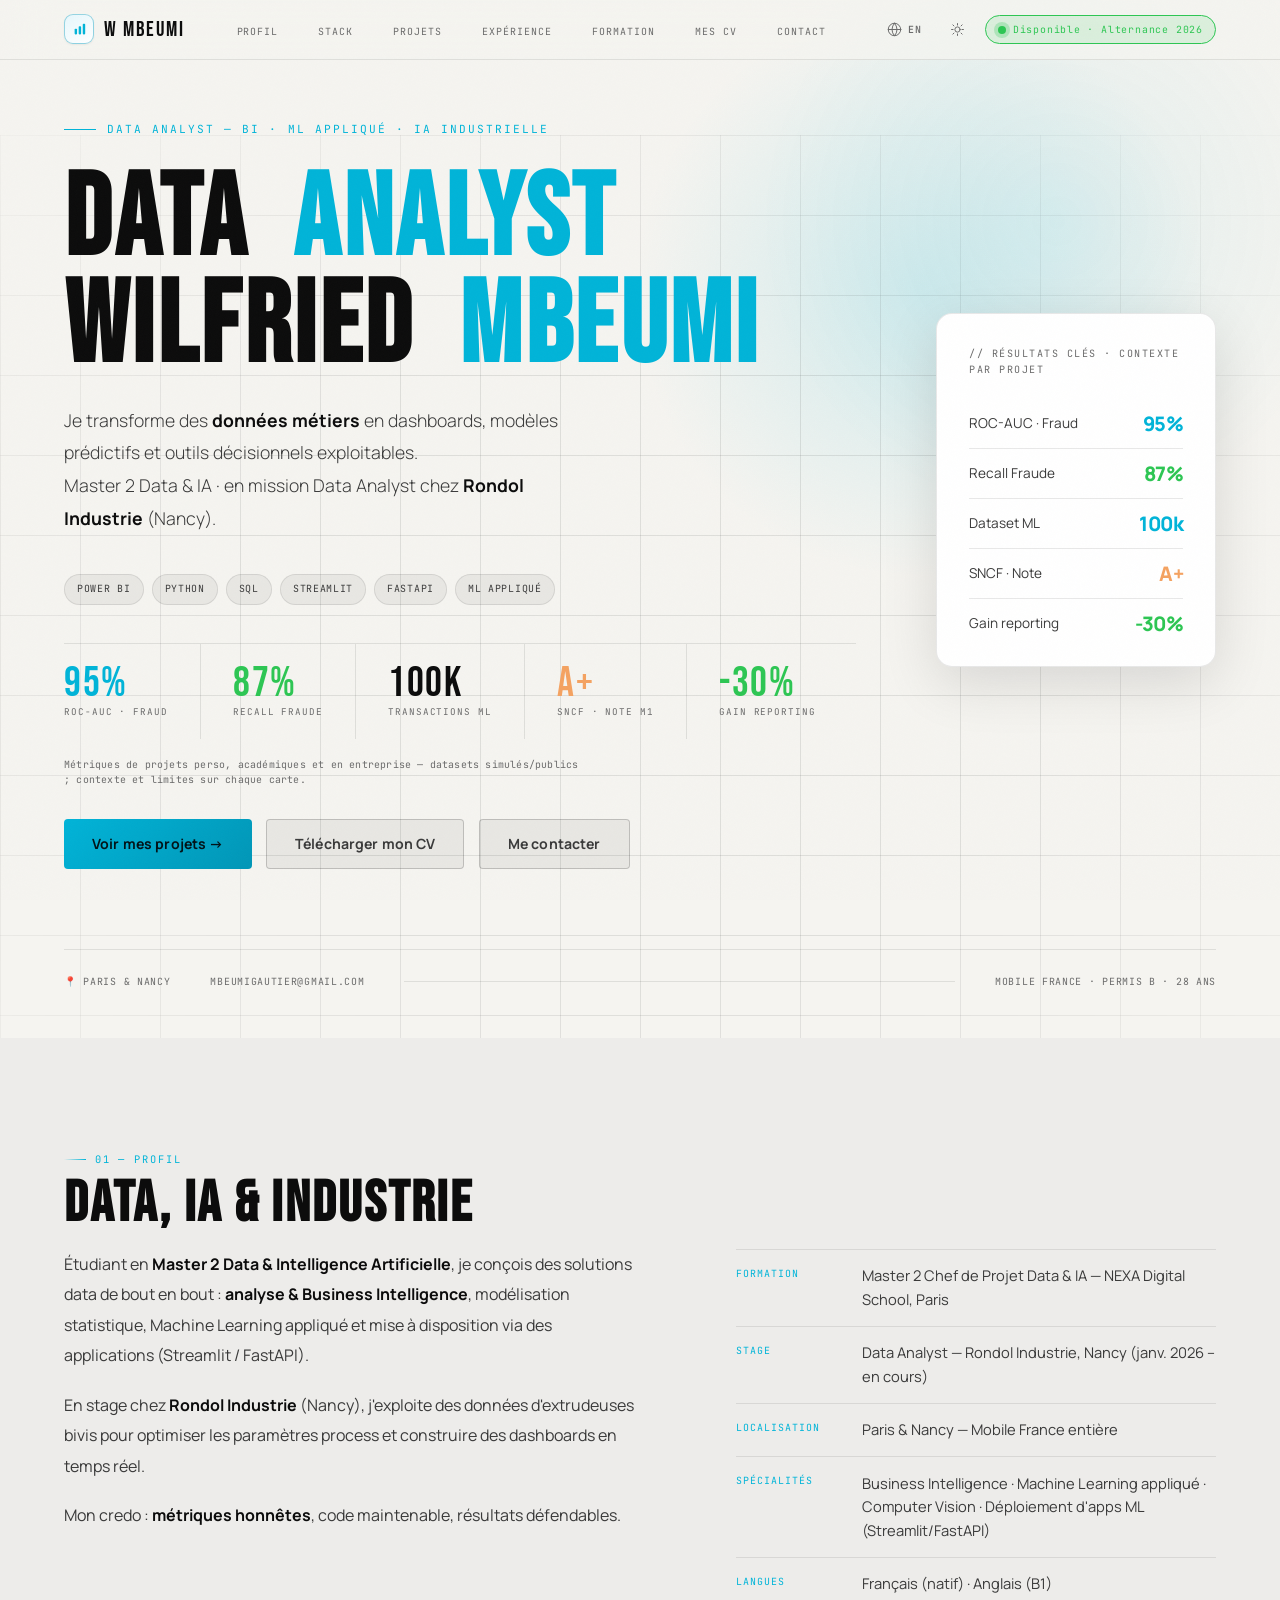
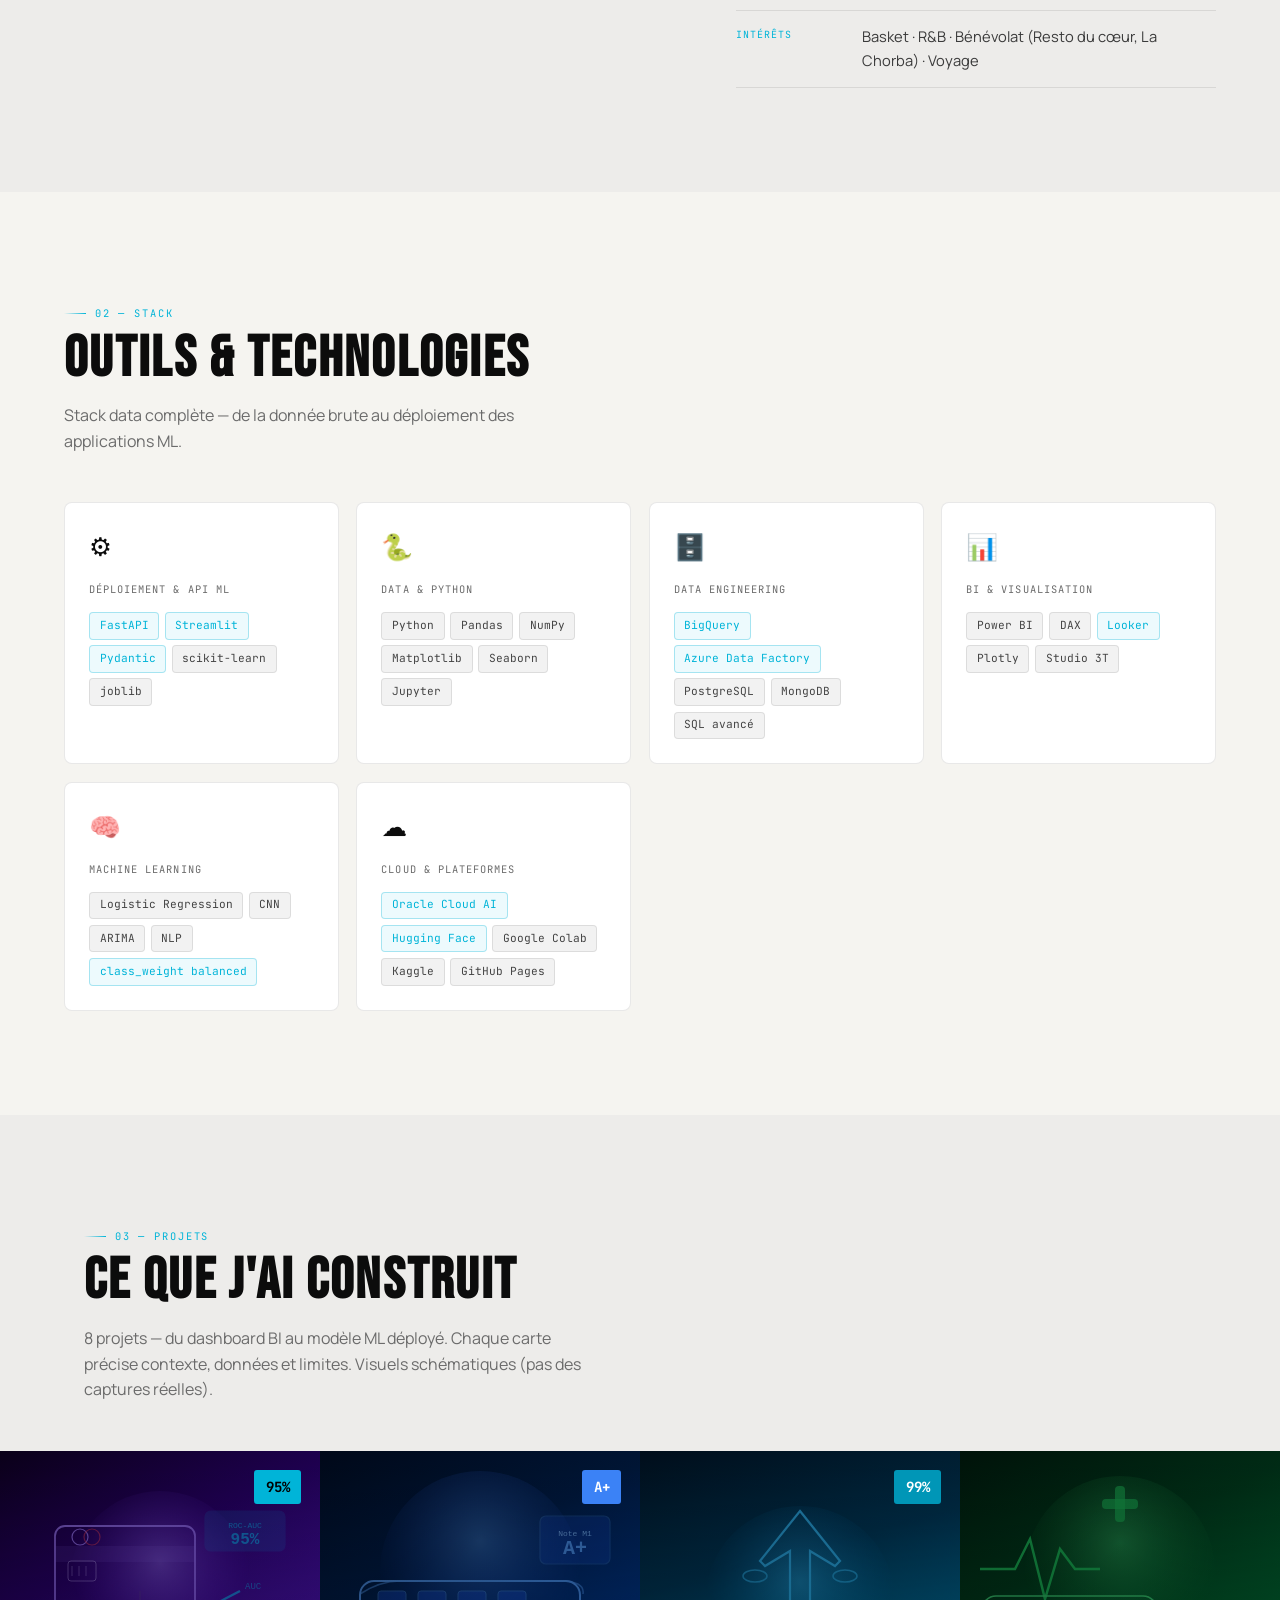
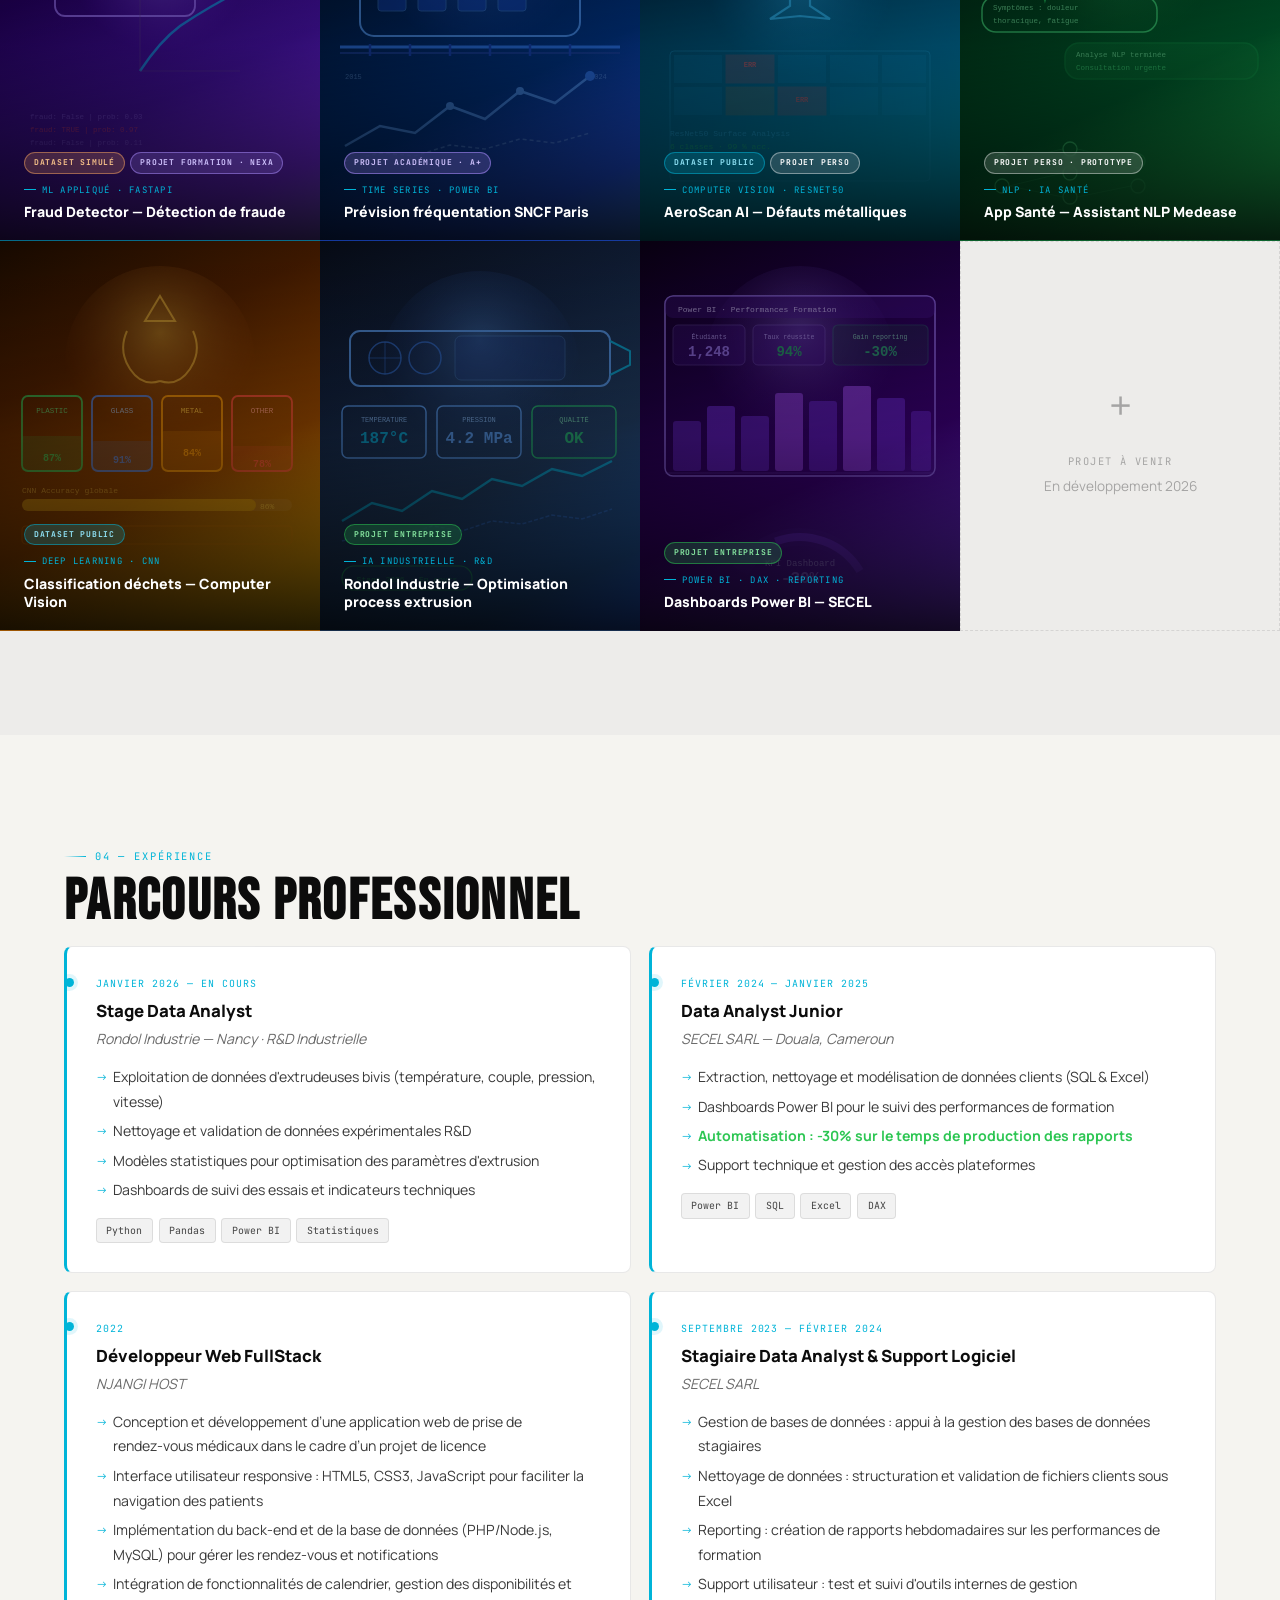
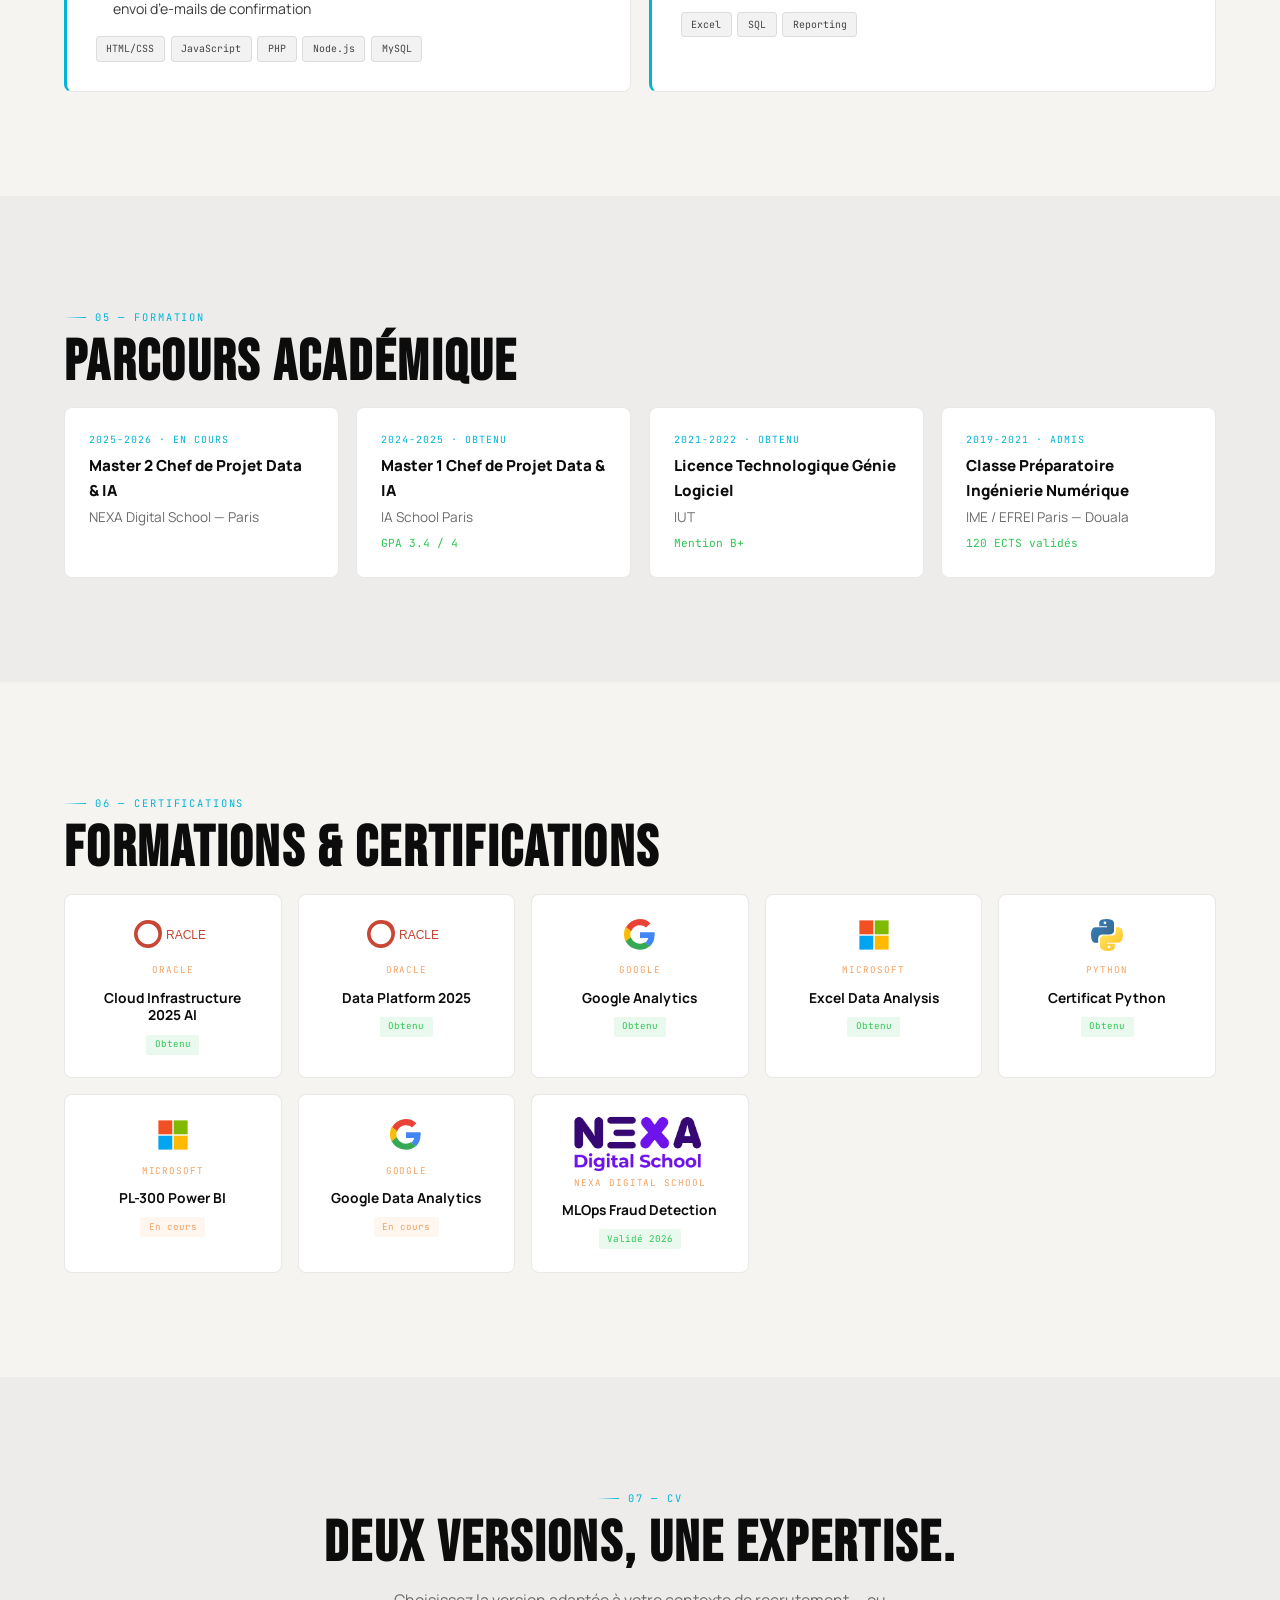
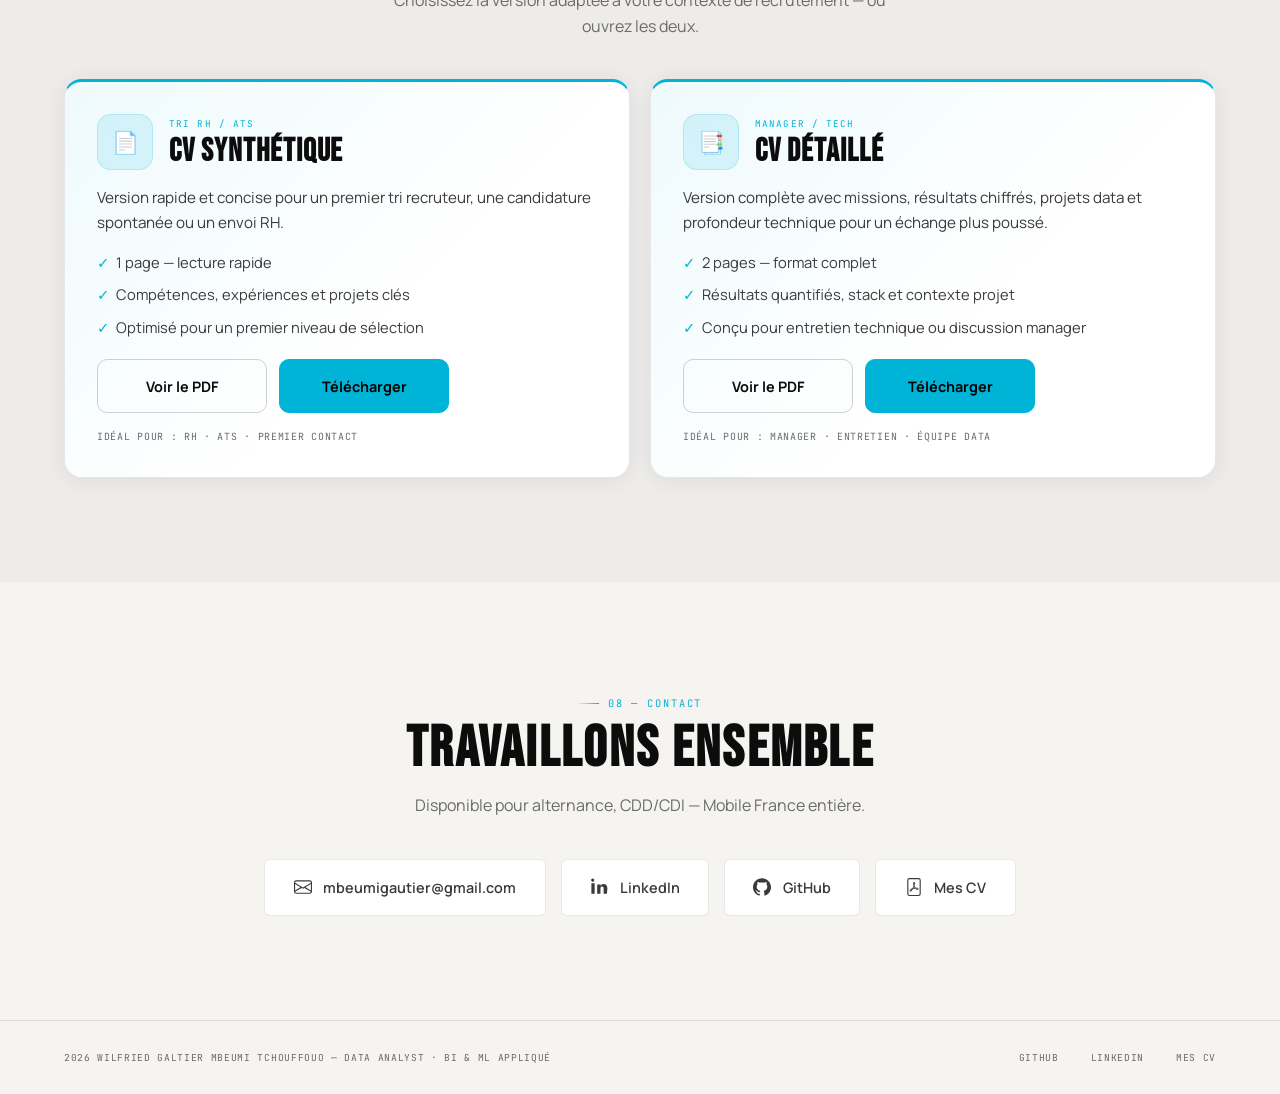
<file: _concept_base.html>
<!DOCTYPE html>
<html lang="fr">
<head>
<meta charset="UTF-8">
<meta name="viewport" content="width=device-width, initial-scale=1.0">
<title>Wilfried MBEUMI — Data Analyst | BI, Machine Learning appliqué & IA industrielle</title>

<!-- ===== SEO ===== -->
<meta name="description" content="Wilfried MBEUMI — Data Analyst orienté Business Intelligence, Machine Learning appliqué et IA industrielle. Python, Power BI, SQL, Streamlit, FastAPI. Je transforme des données métiers en dashboards, modèles prédictifs et outils décisionnels exploitables.">
<meta name="author" content="Wilfried Galtier MBEUMI TCHOUFFOUO">
<meta name="keywords" content="Data Analyst, Business Intelligence, Power BI, Python, SQL, Machine Learning, Streamlit, FastAPI, IA industrielle, Data, portfolio">
<meta name="robots" content="index, follow">
<meta name="theme-color" content="#0A0A0A" media="(prefers-color-scheme: dark)">
<meta name="theme-color" content="#F5F4F0" media="(prefers-color-scheme: light)">
<link rel="canonical" href="https://wilfried-mbeumi.github.io/">

<!-- ===== Open Graph (LinkedIn / Facebook) ===== -->
<meta property="og:type" content="website">
<meta property="og:locale" content="fr_FR">
<meta property="og:site_name" content="Wilfried MBEUMI — Portfolio">
<meta property="og:title" content="Wilfried MBEUMI — Data Analyst | BI, Machine Learning appliqué & IA industrielle">
<meta property="og:description" content="Je transforme des données métiers en dashboards, modèles prédictifs et outils décisionnels exploitables. Python · Power BI · SQL · Streamlit · FastAPI.">
<meta property="og:url" content="https://wilfried-mbeumi.github.io/">
<meta property="og:image" content="https://wilfried-mbeumi.github.io/og-cover.png">
<meta property="og:image:width" content="1200">
<meta property="og:image:height" content="630">
<meta property="og:image:alt" content="Wilfried MBEUMI — Data Analyst, BI & Machine Learning appliqué">

<!-- ===== Twitter ===== -->
<meta name="twitter:card" content="summary_large_image">
<meta name="twitter:title" content="Wilfried MBEUMI — Data Analyst | BI, ML appliqué & IA industrielle">
<meta name="twitter:description" content="Je transforme des données métiers en dashboards, modèles prédictifs et outils décisionnels exploitables.">
<meta name="twitter:image" content="https://wilfried-mbeumi.github.io/og-cover.png">

<!-- Marqueur JS : tant que la classe n'est pas posée, aucun contenu n'est masqué (fallback sans JavaScript) -->
<script>document.documentElement.classList.add('js')</script>
<link rel="preconnect" href="https://fonts.googleapis.com">
<link rel="preconnect" href="https://fonts.gstatic.com" crossorigin>
<link href="https://fonts.googleapis.com/css2?family=Bebas+Neue&family=Manrope:wght@300;400;500;600;700;800&family=JetBrains+Mono:wght@300;400&display=swap" rel="stylesheet">
<!-- Favicon: analytics bar chart icon matching brand -->
<link rel="icon" type="image/svg+xml" href="data:image/svg+xml,%3Csvg xmlns='http://www.w3.org/2000/svg' viewBox='0 0 16 16'%3E%3Crect x='2' y='7' width='3' height='7' rx='1' fill='%2300B4D8'/%3E%3Crect x='7' y='4' width='3' height='10' rx='1' fill='%2300B4D8'/%3E%3Crect x='12' y='1' width='3' height='13' rx='1' fill='%2300B4D8'/%3E%3C/svg%3E"/>
<style>
@media(prefers-color-scheme:light){:root{--bg:#F5F4F0;--bg-s:#EDECEA;--card:#FFF;--ink:#0C0C0C;--ink2:#3A3A3A;--ink3:#6B6B6B;--line:rgba(0,0,0,.09);--line2:rgba(0,0,0,.18);--nav:rgba(245,244,240,.93);--nav-scroll:rgba(245,244,240,.92);--tag:rgba(0,0,0,.05);--taink:#444;--sh:0 2px 20px rgba(0,0,0,.07);--sh2:0 16px 56px rgba(0,0,0,.12);}}
@media(prefers-color-scheme:dark){:root{--bg:#0A0A0A;--bg-s:#111;--card:#161616;--ink:#F2F2F2;--ink2:#9A9A9A;--ink3:#8A8A8A;--line:rgba(255,255,255,.08);--line2:rgba(255,255,255,.18);--nav:rgba(10,10,10,.93);--nav-scroll:rgba(10,10,10,.85);--tag:rgba(255,255,255,.07);--taink:#AAA;--sh:0 2px 20px rgba(0,0,0,.5);--sh2:0 16px 56px rgba(0,0,0,.7);}}
:root{--a:#00B4D8;--a2:#0096B7;--ag:rgba(0,180,216,.12);--grn:#2DC653;--gld:#F4A261;--e:cubic-bezier(.16,1,.3,1);}
@media(prefers-reduced-motion:reduce){*,*::before,*::after{animation-duration:.01ms!important;transition-duration:.01ms!important}}
*,*::before,*::after{box-sizing:border-box;margin:0;padding:0}
html{scroll-behavior:smooth}
body{font-family:'Manrope',system-ui,sans-serif;background:var(--bg);color:var(--ink);overflow-x:hidden;line-height:1.6}
body::after{content:'';position:fixed;inset:0;z-index:9998;pointer-events:none;opacity:.022;background-image:url("data:image/svg+xml,%3Csvg viewBox='0 0 256 256' xmlns='http://www.w3.org/2000/svg'%3E%3Cfilter id='n'%3E%3CfeTurbulence type='fractalNoise' baseFrequency='0.9' numOctaves='4' stitchTiles='stitch'/%3E%3C/filter%3E%3Crect width='100%25' height='100%25' filter='url(%23n)'/%3E%3C/svg%3E");background-size:200px}

/* NAV */
nav{
  position:fixed;
  inset:0 0 auto;
  z-index:200;
  height:60px;
  display:flex;
  align-items:center;
  justify-content:space-between;
  padding:0 4rem;
  background:var(--nav);
  backdrop-filter:blur(24px) saturate(160%);
  border-bottom:1px solid var(--line);
  transition:background .4s var(--e),backdrop-filter .4s var(--e),box-shadow .4s var(--e),border-color .4s var(--e);
}

/* When scrolled, reduce nav opacity and add a subtle shadow */
/* When the page is scrolled, retain the nav colour but increase the blur.  We avoid changing the hue or opacity so the bar appears to melt into the background grid without darkening or lightening. */
nav.scrolled{
  /* Keep the same semi‑transparent colour defined in --nav */
  background:var(--nav);
  /* Apply a stronger blur to the content behind the bar to create a frosted glass effect */
  backdrop-filter:blur(36px) saturate(160%);
  /* A subtle shadow to delineate the bar when it floats above content */
  box-shadow:0 8px 24px var(--line2);
  /* Preserve the bottom border colour */
  border-bottom-color:var(--line);
}

/*
  Override the nav colour variables to introduce a slight transparency.  This rule is placed after the original definitions so it takes precedence.
  The navigation bar keeps the same hue as defined by --nav but is less opaque, allowing the page content (e.g., the grid in the hero) to subtly show through.
*/
:root{
  --nav: rgba(245,244,240,0.75);
}
[data-theme="light"]{
  --nav: rgba(245,244,240,0.75)!important;
}
[data-theme="dark"]{
  --nav: rgba(10,10,10,0.75)!important;
}
.nl{font-family:'Bebas Neue',sans-serif;font-size:1.35rem;letter-spacing:.08em;color:var(--ink);text-decoration:none;display:flex;align-items:center;gap:.5rem}
.nl-dot{width:7px;height:7px;border-radius:50%;background:var(--a);animation:pd 2.5s ease-in-out infinite}

/* Custom logo preceding the brand name */
.nl-icon{display:inline-flex;align-items:flex-end;justify-content:center;width:14px;height:12px;}
.nl-icon svg{
  width:100%;
  height:100%;
  fill:var(--a);
}

/* Text next to the logo */
.nl-text{display:inline-block;}
@keyframes pd{0%,100%{transform:scale(1)}50%{transform:scale(1.8);opacity:.5}}
.nlinks{display:flex;gap:2.5rem;list-style:none}
.nlinks a{font-family:'JetBrains Mono',monospace;font-size:.62rem;letter-spacing:.1em;text-transform:uppercase;color:var(--ink3);text-decoration:none;position:relative;transition:color .2s}
.nlinks a::after{content:'';position:absolute;inset:auto 0 -2px;height:1px;background:var(--a);transform:scaleX(0);transform-origin:right;transition:transform .3s var(--e)}
.nlinks a:hover{color:var(--ink)}.nlinks a:hover::after{transform:scaleX(1);transform-origin:left}
/* Updated pill indicator to match compact design */
/* Availability pill styles */
/* Base pill: appears as a rounded pill with text on initial load */
.npill{
  position:relative;
  display:flex;
  align-items:center;
  gap:.45rem;
  cursor:default;
  border:1px solid var(--grn);
  border-radius:999px;
  padding:.35rem .75rem;
  background:rgba(45,198,83,.12);
  color:var(--grn);
  font-family:'JetBrains Mono',monospace;
  font-size:.62rem;
  letter-spacing:.08em;
  white-space:nowrap;
  transition:all .45s var(--e);
}
/* Green dot inside the pill */
.npill-dot{
  width:8px;
  height:8px;
  border-radius:50%;
  background:var(--grn);
  position:relative;
  flex-shrink:0;
}
/* Pulsing aura around the dot */
.npill-dot::before{
  content:'';
  position:absolute;
  inset:-4px;
  border-radius:50%;
  background:var(--grn);
  opacity:.25;
  animation:ping 2s ease-in-out infinite;
}
@keyframes ping{
  0%,100%{transform:scale(1);opacity:.25}
  50%{transform:scale(2.2);opacity:0}
}
/* Text label shown only before collapse */
.npill-text{}
/* Tooltip appears on hover */
/* Tooltip that appears on hover. By default it is positioned below the pill/dot and centered relative to it. */
.npill-tip{
  position:absolute;
  /* place tooltip below the pill so it's visible even when nav is at the top of the viewport */
  top:calc(100% + 14px);
  left:50%;
  background:var(--card);
  border:1px solid var(--line2);
  border-radius:8px;
  padding:.42rem .85rem;
  font-family:'JetBrains Mono',monospace;
  font-size:.6rem;
  letter-spacing:.08em;
  color:var(--grn);
  white-space:nowrap;
  box-shadow:var(--sh2);
  opacity:0;
  /* Start slightly below so we can animate upward on hover */
  transform:translate(-50%,4px);
  pointer-events:none;
  transition:opacity .2s,transform .2s;
  z-index:1000;
}
/* little arrow under the tooltip */
.npill-tip::after{
  content:'';
  position:absolute;
  bottom:100%;
  left:50%;
  transform:translateX(-50%);
  border-width:5px;
  border-style:solid;
  border-color:var(--line2) transparent transparent transparent;
}
/* Show tooltip when hovering over the pill/dot */
.npill:hover .npill-tip{
  opacity:1;
  transform:translate(-50%,0);
}
/* Collapsed state: hides text and removes border/background */
.npill-collapsed{
  border:none;
  /* retain some padding so the hover area isn't too small */
  padding:.4rem;
  background:transparent;
  color:transparent;
}
.npill-collapsed:hover{
  /* restore pill styling on hover when collapsed */
  border:1px solid var(--grn);
  background:rgba(45,198,83,.12);
  color:var(--grn);
}
/* when collapsed and hovered, show the label again */
.npill-collapsed:hover .npill-text{
  display:inline;
}
.npill-collapsed .npill-text{
  display:none;
}

/* HERO — grille titre gauche + card droite */
.hero{min-height:100svh;padding:7rem 4rem 3rem;display:grid;grid-template-columns:1fr 280px;gap:5rem;align-items:center;position:relative;overflow:hidden}
.hero-grid{position:absolute;inset:0;z-index:0;pointer-events:none;background-image:linear-gradient(var(--line) 1px,transparent 1px),linear-gradient(90deg,var(--line) 1px,transparent 1px);background-size:80px 80px;mask-image:radial-gradient(ellipse 80% 80% at 50% 50%,black 40%,transparent 100%);animation:gp 6s ease-in-out infinite alternate}
@keyframes gp{from{opacity:.4}to{opacity:.8}}
.hero-orb{position:absolute;z-index:0;pointer-events:none;width:60vw;height:60vw;max-width:650px;max-height:650px;border-radius:50%;background:radial-gradient(circle,rgba(0,180,216,.07) 0%,transparent 65%);top:-10%;right:-8%;animation:of 10s ease-in-out infinite alternate}
@keyframes of{from{transform:translate(0,0) scale(1)}to{transform:translate(-4%,6%) scale(1.06)}}
.hero-left{position:relative;z-index:1}
.hero-eyebrow{display:inline-flex;align-items:center;gap:.7rem;font-family:'JetBrains Mono',monospace;font-size:.7rem;letter-spacing:.18em;text-transform:uppercase;color:var(--a);margin-bottom:1.8rem;opacity:0;animation:su .6s .1s var(--e) forwards}
.hero-eyebrow::before{content:'';width:32px;height:1px;background:var(--a)}
@keyframes su{from{opacity:0;transform:translateY(20px)}to{opacity:1;transform:none}}
/* Titre Bebas Neue légèrement réduit */
.hero-title{font-family:'Bebas Neue',sans-serif;font-size:clamp(3.8rem,9vw,8.5rem);line-height:.93;letter-spacing:.03em;margin-bottom:1.4rem;cursor:default;user-select:none}
.hw{display:inline-block;overflow:hidden;vertical-align:top;margin-right:.2em}
.hw span{display:block;opacity:0;transform:translateY(100%);animation:wi .7s var(--e) forwards}
.hw:nth-child(1) span{animation-delay:.2s}.hw:nth-child(2) span{animation-delay:.38s;color:var(--a)}
.hw:nth-child(4) span{animation-delay:.55s}.hw:nth-child(5) span{animation-delay:.72s;color:var(--a)}
@keyframes wi{to{opacity:1;transform:translateY(0)}}
/* Hover — vague visible */
.hero-title:hover .hw span{animation:wave .55s var(--e) forwards;opacity:1!important}
.hero-title:hover .hw:nth-child(1) span{animation-delay:.00s}.hero-title:hover .hw:nth-child(2) span{animation-delay:.08s}
.hero-title:hover .hw:nth-child(4) span{animation-delay:.18s}.hero-title:hover .hw:nth-child(5) span{animation-delay:.26s}
@keyframes wave{0%{transform:translateY(0);opacity:1}30%{transform:translateY(-14px) scaleX(.96);opacity:1}58%{transform:translateY(4px) scaleX(1.02);opacity:1}78%{transform:translateY(-3px);opacity:1}100%{transform:translateY(0);opacity:1}}
.hero-sub{font-size:clamp(.9rem,1.4vw,1.1rem);font-weight:300;color:var(--ink2);max-width:520px;margin-bottom:2.5rem;line-height:1.85;opacity:0;animation:su .6s .9s var(--e) forwards}
.hero-sub strong{font-weight:700;color:var(--ink)}
.hero-metrics{display:flex;gap:0;flex-wrap:wrap;border-top:1px solid var(--line);opacity:0;animation:su .6s 1.1s var(--e) forwards;margin-bottom:2.5rem}
.hm{padding:1.2rem 2rem 1.2rem 0;margin-right:2rem;border-right:1px solid var(--line)}
.hm:last-child{border-right:none;margin-right:0}
.hm-val{font-family:'Bebas Neue',sans-serif;font-size:2.6rem;line-height:1;letter-spacing:.04em}
.hm-val.cyan{color:var(--a)}.hm-val.grn{color:var(--grn)}.hm-val.gold{color:var(--gld)}
.hm-lbl{font-family:'JetBrains Mono',monospace;font-size:.58rem;letter-spacing:.1em;text-transform:uppercase;color:var(--ink3)}
.hero-ctas{display:flex;gap:.9rem;flex-wrap:wrap;opacity:0;animation:su .6s 1.25s var(--e) forwards}
.btn{font-family:'Manrope',sans-serif;font-weight:700;font-size:.88rem;padding:.78rem 1.75rem;border-radius:4px;text-decoration:none;display:inline-flex;align-items:center;gap:.45rem;transition:transform .2s var(--e),box-shadow .2s,background .2s}
.btn:hover{transform:translateY(-2px)}
.btn-a{background:var(--a);color:#000}.btn-a:hover{background:var(--a2);box-shadow:0 8px 28px rgba(0,180,216,.4)}
.btn-o{background:var(--tag);color:var(--ink2);border:1px solid var(--line2)}.btn-o:hover{background:var(--bg-s);color:var(--ink)}
/* Card métriques droite */
.hero-right{position:relative;z-index:1;align-self:center;opacity:0;animation:sl .6s 1.35s var(--e) forwards}
@keyframes sl{from{opacity:0;transform:translateX(20px)}to{opacity:1;transform:none}}
.mcard{background:var(--card);border:1px solid var(--line);border-radius:16px;padding:2rem;box-shadow:var(--sh2)}
.mcard-lbl{font-family:'JetBrains Mono',monospace;font-size:.63rem;letter-spacing:.15em;text-transform:uppercase;color:var(--ink3);margin-bottom:1.3rem}
.mi{display:flex;justify-content:space-between;align-items:center;padding:.85rem 0;border-bottom:1px solid var(--line)}
.mi:last-child{border:none;padding-bottom:0}
.mi-n{font-size:.85rem;color:var(--ink2)}
.mi-v{font-family:'Manrope',sans-serif;font-weight:800;font-size:1.25rem;letter-spacing:-.03em;line-height:1;animation:pop .4s var(--e) both}
@keyframes pop{from{opacity:0;transform:scale(.5)}to{opacity:1;transform:none}}
.mi:nth-child(2) .mi-v{animation-delay:1.4s}.mi:nth-child(3) .mi-v{animation-delay:1.5s}.mi:nth-child(4) .mi-v{animation-delay:1.6s}.mi:nth-child(5) .mi-v{animation-delay:1.7s}.mi:nth-child(6) .mi-v{animation-delay:1.8s}
.mca{color:var(--a)}.mcg{color:var(--grn)}.mco{color:var(--gld)}
/* Hero bar */
.hero-bar{grid-column:1/-1;display:flex;align-items:center;gap:2.5rem;flex-wrap:wrap;border-top:1px solid var(--line);padding-top:1.5rem;opacity:0;animation:su .5s 1.5s var(--e) forwards}
.hbi{font-family:'JetBrains Mono',monospace;font-size:.62rem;letter-spacing:.07em;text-transform:uppercase;color:var(--ink3)}
.hbi a{color:inherit;text-decoration:none;transition:color .2s}.hbi a:hover{color:var(--a)}
.hbs{flex:1;height:1px;background:var(--line)}

/* SECTIONS */
section{padding:6.5rem 4rem}
section:nth-child(even){background:var(--bg-s)}
.w{max-width:1240px;margin:0 auto}
.slbl{font-family:'JetBrains Mono',monospace;font-size:.65rem;letter-spacing:.18em;text-transform:uppercase;color:var(--a);margin-bottom:.5rem}
.sh{font-family:'Bebas Neue',sans-serif;font-size:clamp(2.5rem,4.5vw,4rem);letter-spacing:.04em;line-height:1;color:var(--ink);margin-bottom:.8rem}
.ss{font-size:1rem;color:var(--ink3);max-width:520px;margin-bottom:3rem}
.sr,.sg>*{opacity:0;transform:translateY(22px);transition:opacity .65s var(--e),transform .65s var(--e)}
.sr.on{opacity:1;transform:none}
.sg.on>*:nth-child(1){opacity:1;transform:none;transition-delay:.04s}.sg.on>*:nth-child(2){opacity:1;transform:none;transition-delay:.09s}.sg.on>*:nth-child(3){opacity:1;transform:none;transition-delay:.14s}.sg.on>*:nth-child(4){opacity:1;transform:none;transition-delay:.19s}.sg.on>*:nth-child(5){opacity:1;transform:none;transition-delay:.24s}.sg.on>*:nth-child(6){opacity:1;transform:none;transition-delay:.29s}.sg.on>*:nth-child(7){opacity:1;transform:none;transition-delay:.34s}.sg.on>*:nth-child(8){opacity:1;transform:none;transition-delay:.39s}

/* ABOUT */
.agrid{display:grid;grid-template-columns:1.2fr 1fr;gap:6rem;align-items:start}
.ap{font-size:1rem;line-height:1.9;color:var(--ink2);margin-bottom:1.2rem}
.ap strong{color:var(--ink);font-weight:700}
.fact{display:grid;grid-template-columns:110px 1fr;gap:1rem;padding:.9rem 0;border-bottom:1px solid var(--line)}
.fact:first-child{border-top:1px solid var(--line)}
.fk{font-family:'JetBrains Mono',monospace;font-size:.62rem;letter-spacing:.1em;text-transform:uppercase;color:var(--a);padding-top:.1rem}
.fv{font-size:.92rem;color:var(--ink2)}

/* SKILLS */
.skg{display:grid;grid-template-columns:repeat(auto-fill,minmax(255px,1fr));gap:1.1rem}
.sk{background:var(--card);border:1px solid var(--line);border-radius:8px;padding:1.5rem;transition:border-color .3s,transform .3s var(--e),box-shadow .3s;position:relative;overflow:hidden}
.sk::before{content:'';position:absolute;inset:0;background:linear-gradient(135deg,var(--ag),transparent 60%);opacity:0;transition:opacity .3s}
.sk:hover{border-color:var(--a);transform:translateY(-4px);box-shadow:var(--sh)}.sk:hover::before{opacity:1}
.sk-i{font-size:1.6rem;margin-bottom:.8rem}
.sk-n{font-family:'JetBrains Mono',monospace;font-size:.65rem;letter-spacing:.1em;text-transform:uppercase;color:var(--ink3);margin-bottom:.9rem}
.tags{display:flex;flex-wrap:wrap;gap:.35rem}
.tag{font-family:'JetBrains Mono',monospace;font-size:.7rem;background:var(--tag);color:var(--taink);padding:.24rem .6rem;border-radius:4px;border:1px solid var(--line);transition:all .2s}
.tag:hover{background:var(--a);color:#000;border-color:var(--a)}
.tag.hi{color:var(--a);border-color:rgba(0,180,216,.3);background:rgba(0,180,216,.07)}

/* PROJECTS — 4 colonnes égales Accenture */
#projects{padding-left:0;padding-right:0}
#projects .w{padding:0 4rem;margin-bottom:2rem}
.pg{display:grid;grid-template-columns:repeat(4,1fr);gap:0}
.pc{position:relative;overflow:hidden;cursor:pointer;display:flex;flex-direction:column;transition:z-index .01s}
.pc:hover{z-index:2}
.pci{position:relative;height:390px;overflow:hidden;flex-shrink:0}
.pcibg{position:absolute;inset:0;transition:transform .75s var(--e),filter .7s}
.pc:hover .pcibg{transform:scale(1.05);filter:brightness(.5) saturate(1.15)}
.pci svg{position:absolute;inset:0;width:100%;height:100%}
.pci::after{content:'';position:absolute;inset:0;background:linear-gradient(to top,rgba(0,0,0,.85) 0%,rgba(0,0,0,.2) 50%,transparent 100%);z-index:1}
.pcbase{position:absolute;bottom:0;left:0;right:0;z-index:2;padding:1.2rem 1.5rem;transition:opacity .4s,transform .45s var(--e)}
.pc:hover .pcbase{opacity:0;transform:translateY(6px)}
.pctag{font-family:'JetBrains Mono',monospace;font-size:.56rem;letter-spacing:.14em;text-transform:uppercase;color:var(--a);margin-bottom:.4rem;display:flex;align-items:center;gap:.35rem}
.pctag::before{content:'';width:12px;height:1px;background:var(--a)}
.pctitle{font-family:'Manrope',sans-serif;font-weight:800;font-size:clamp(.88rem,1.1vw,1rem);color:#fff;line-height:1.3}
.pcstat{position:absolute;top:1.2rem;right:1.2rem;z-index:3;font-family:'JetBrains Mono',monospace;font-weight:700;font-size:.88rem;padding:.35rem .7rem;border-radius:3px;transition:opacity .3s,transform .3s var(--e)}
.pc:hover .pcstat{opacity:0;transform:translateY(-6px)}
/* Panel */
.pcp{position:absolute;bottom:0;left:0;right:0;z-index:5;padding:1.6rem;transform:translateY(100%);transition:transform .52s var(--e);display:flex;flex-direction:column;justify-content:space-between;min-height:56%}
.pc:hover .pcp{transform:translateY(0)}
.pcp>*{opacity:0;transform:translateY(8px);transition:opacity .3s var(--e),transform .3s var(--e)}
.pc:hover .pcp>*:nth-child(1){opacity:1;transform:none;transition-delay:.08s}.pc:hover .pcp>*:nth-child(2){opacity:1;transform:none;transition-delay:.14s}.pc:hover .pcp>*:nth-child(3){opacity:1;transform:none;transition-delay:.20s}.pc:hover .pcp>*:nth-child(4){opacity:1;transform:none;transition-delay:.26s}
.ppt{font-family:'JetBrains Mono',monospace;font-size:.56rem;letter-spacing:.12em;text-transform:uppercase;margin-bottom:.35rem;opacity:.6}
.ppti{font-family:'Manrope',sans-serif;font-weight:800;font-size:1.05rem;line-height:1.25;margin-bottom:.5rem}
.ppd{font-size:.82rem;line-height:1.75;margin-bottom:.7rem}
.ppn{display:flex;gap:1.1rem;margin-bottom:.6rem}
.ppnv{font-family:'Bebas Neue',sans-serif;font-size:1.5rem;letter-spacing:.03em;line-height:1}
.ppnl{font-family:'JetBrains Mono',monospace;font-size:.5rem;text-transform:uppercase;letter-spacing:.06em;opacity:.55}
.pps{display:flex;flex-wrap:wrap;gap:.3rem;margin-bottom:.65rem}
.pps .tag{font-size:.6rem}
.ppl{font-family:'JetBrains Mono',monospace;font-size:.62rem;font-weight:700;letter-spacing:.07em;text-transform:uppercase;text-decoration:none;display:inline-flex;align-items:center;gap:.3rem;border-bottom:1px solid;padding-bottom:1px;transition:gap .2s var(--e)}
.ppl:hover{gap:.6rem}
/* Variantes panel */
.pp-c{background:#00B4D8;color:#000}.pp-c .ppt,.pp-c .ppnl{color:rgba(0,0,0,.5)}.pp-c .pps .tag{background:rgba(0,0,0,.12);color:#000;border-color:rgba(0,0,0,.18)}.pp-c .ppl{color:#000;border-color:rgba(0,0,0,.3)}
.pp-b{background:#1D4ED8;color:#fff}.pp-b .ppt,.pp-b .ppnl{color:rgba(255,255,255,.55)}.pp-b .pps .tag{background:rgba(255,255,255,.18);color:#fff;border-color:rgba(255,255,255,.25)}.pp-b .ppl{color:#fff;border-color:rgba(255,255,255,.4)}
.pp-s{background:#0EA5E9;color:#000}.pp-s .ppt,.pp-s .ppnl{color:rgba(0,0,0,.5)}.pp-s .pps .tag{background:rgba(0,0,0,.12);color:#000;border-color:rgba(0,0,0,.18)}.pp-s .ppl{color:#000;border-color:rgba(0,0,0,.3)}
.pp-g{background:#16A34A;color:#fff}.pp-g .ppt,.pp-g .ppnl{color:rgba(255,255,255,.55)}.pp-g .pps .tag{background:rgba(255,255,255,.18);color:#fff;border-color:rgba(255,255,255,.25)}.pp-g .ppl{color:#fff;border-color:rgba(255,255,255,.4)}
.pp-a{background:#D97706;color:#000}.pp-a .ppt,.pp-a .ppnl{color:rgba(0,0,0,.5)}.pp-a .pps .tag{background:rgba(0,0,0,.12);color:#000;border-color:rgba(0,0,0,.18)}.pp-a .ppl{color:#000;border-color:rgba(0,0,0,.3)}
.pp-st{background:#1E3A5F;color:#fff}.pp-st .ppt,.pp-st .ppnl{color:rgba(255,255,255,.55)}.pp-st .pps .tag{background:rgba(255,255,255,.18);color:#fff;border-color:rgba(255,255,255,.25)}.pp-st .ppl{color:#fff;border-color:rgba(255,255,255,.4)}
.pp-v{background:#6D28D9;color:#fff}.pp-v .ppt,.pp-v .ppnl{color:rgba(255,255,255,.55)}.pp-v .pps .tag{background:rgba(255,255,255,.18);color:#fff;border-color:rgba(255,255,255,.25)}.pp-v .ppl{color:#fff;border-color:rgba(255,255,255,.4)}
/* Carte soon */
.pc-soon{border:1.5px dashed var(--line2);opacity:.55;display:flex;flex-direction:column;align-items:center;justify-content:center;min-height:390px;cursor:pointer;text-decoration:none;transition:opacity .3s,border-color .3s}
.pc-soon:hover{opacity:.8;border-color:var(--a)}
.pc-soon-ico{font-size:2.5rem;margin-bottom:1rem;color:var(--ink3)}
.pc-soon-lbl{font-family:'JetBrains Mono',monospace;font-size:.65rem;letter-spacing:.14em;text-transform:uppercase;color:var(--ink3);margin-bottom:.4rem}
.pc-soon-txt{font-size:.85rem;color:var(--ink3)}

/* EXPERIENCE */
.exg{display:grid;grid-template-columns:1fr 1fr;gap:1.1rem}
.ex{background:var(--card);border:1px solid var(--line);border-radius:8px;padding:1.8rem;border-left:3px solid var(--a);transition:box-shadow .3s,transform .3s var(--e);position:relative;overflow:hidden}
.ex::before{content:'';position:absolute;inset:0;background:linear-gradient(135deg,var(--ag),transparent 60%);opacity:0;transition:opacity .3s}
.ex:hover{box-shadow:var(--sh2);transform:translateY(-4px)}.ex:hover::before{opacity:1}
.ex-d{font-family:'JetBrains Mono',monospace;font-size:.62rem;letter-spacing:.1em;text-transform:uppercase;color:var(--a);margin-bottom:.4rem}
.ex-r{font-weight:800;font-size:1.05rem;color:var(--ink);margin-bottom:.2rem}
.ex-c{font-size:.88rem;color:var(--ink3);font-style:italic;margin-bottom:.9rem}
.ex-ul{list-style:none}
.ex-ul li{font-size:.88rem;color:var(--ink2);line-height:1.75;padding-left:1.1rem;position:relative;margin-bottom:.3rem}
.ex-ul li::before{content:'→';position:absolute;left:0;color:var(--a);font-size:.73rem;top:.13rem}
.ex-ul strong{color:var(--grn);font-weight:700}
.ex-tags{display:flex;flex-wrap:wrap;gap:.35rem;margin-top:.95rem}
.ex-tags .tag{font-size:.62rem}

/* EDUCATION */
.edug{display:grid;grid-template-columns:repeat(auto-fill,minmax(245px,1fr));gap:1.1rem}
.edu{background:var(--card);border:1px solid var(--line);border-radius:8px;padding:1.5rem;transition:border-color .3s,transform .3s var(--e),box-shadow .3s;position:relative;overflow:hidden}
.edu::before{content:'';position:absolute;inset:0;background:linear-gradient(135deg,var(--ag),transparent 60%);opacity:0;transition:opacity .3s}
.edu:hover{border-color:var(--a);transform:translateY(-3px);box-shadow:var(--sh)}.edu:hover::before{opacity:1}
.edu-y{font-family:'JetBrains Mono',monospace;font-size:.62rem;letter-spacing:.1em;text-transform:uppercase;color:var(--a);margin-bottom:.4rem}
.edu-d{font-weight:800;font-size:.95rem;color:var(--ink);margin-bottom:.25rem}
.edu-s{font-size:.85rem;color:var(--ink3);margin-bottom:.4rem}
.edu-g{font-family:'JetBrains Mono',monospace;font-size:.7rem;color:var(--grn)}

/* CERTIFICATIONS */
.certg{display:grid;grid-template-columns:repeat(auto-fill,minmax(195px,1fr));gap:1rem}
.cert{background:var(--card);border:1px solid var(--line);border-radius:8px;padding:1.4rem;text-align:center;display:flex;flex-direction:column;align-items:center;gap:.65rem;transition:border-color .3s,transform .3s var(--e),box-shadow .3s;position:relative;overflow:hidden}
.cert::before{content:'';position:absolute;inset:0;background:linear-gradient(135deg,var(--ag),transparent 60%);opacity:0;transition:opacity .3s}
.cert:hover{border-color:var(--gld);transform:translateY(-4px);box-shadow:var(--sh)}.cert:hover::before{opacity:1}
.cert-lg{height:36px;display:flex;align-items:center;justify-content:center;position:relative;z-index:1}
.cert-lg-nexa{height:48px}
.cert-logo-nexa{display:block;max-width:170px;width:100%;height:auto;object-fit:contain}
.cert-org{font-family:'JetBrains Mono',monospace;font-size:.58rem;letter-spacing:.1em;text-transform:uppercase;color:var(--gld);position:relative;z-index:1}
.cert-nm{font-weight:700;font-size:.86rem;color:var(--ink);line-height:1.3;position:relative;z-index:1}
.cbg{font-family:'JetBrains Mono',monospace;font-size:.58rem;padding:.16rem .52rem;border-radius:2px;position:relative;z-index:1}
.cbd{color:var(--grn);background:rgba(45,198,83,.1)}.cbo{color:var(--gld);background:rgba(244,162,97,.1)}


/* CV SECTION */
#cv{text-align:center}
.cv-grid{display:grid;grid-template-columns:repeat(2,minmax(0,1fr));gap:1.25rem;margin-top:2.5rem}
.cv-card{background:var(--card);border:1px solid var(--line);border-top:3px solid var(--a);border-radius:18px;padding:2rem;text-align:left;box-shadow:var(--sh);position:relative;overflow:hidden;transition:transform .28s var(--e),box-shadow .28s var(--e),border-color .28s}
.cv-card::before{content:'';position:absolute;inset:0;background:linear-gradient(135deg,var(--ag),transparent 60%);opacity:.55;pointer-events:none}
.cv-card:hover{transform:translateY(-4px);box-shadow:var(--sh2);border-color:rgba(0,180,216,.35)}
.cv-top{display:flex;align-items:center;gap:1rem;margin-bottom:1rem;position:relative;z-index:1}
.cv-icon{width:56px;height:56px;border-radius:14px;display:flex;align-items:center;justify-content:center;background:rgba(0,180,216,.12);color:var(--a);border:1px solid rgba(0,180,216,.18);font-size:1.35rem;flex-shrink:0}
.cv-role{font-family:'JetBrains Mono',monospace;font-size:.58rem;letter-spacing:.12em;text-transform:uppercase;color:var(--a);margin-bottom:.28rem}
.cv-title{font-family:'Bebas Neue',sans-serif;font-size:2rem;letter-spacing:.03em;line-height:1;color:var(--ink)}
.cv-desc{font-size:.95rem;color:var(--ink2);margin:.2rem 0 1rem;max-width:58ch;position:relative;z-index:1}
.cv-list{list-style:none;display:grid;gap:.55rem;position:relative;z-index:1;margin-bottom:1.25rem}
.cv-list li{font-size:.92rem;color:var(--ink2);padding-left:1.2rem;position:relative}
.cv-list li::before{content:'✓';position:absolute;left:0;top:0;color:var(--a);font-weight:800}
.cv-actions{display:flex;gap:.75rem;flex-wrap:wrap;position:relative;z-index:1}
.cv-btn{font-family:'Manrope',sans-serif;font-weight:700;font-size:.9rem;padding:.9rem 1.25rem;border-radius:10px;text-decoration:none;display:inline-flex;align-items:center;justify-content:center;gap:.5rem;min-width:170px;border:1px solid var(--line2);transition:transform .2s var(--e),background .2s var(--e),border-color .2s var(--e),box-shadow .2s var(--e)}
.cv-btn:hover{transform:translateY(-2px)}
.cv-btn.primary{background:var(--a);color:#000;border-color:var(--a)}
.cv-btn.primary:hover{background:var(--a2);box-shadow:0 8px 28px rgba(0,180,216,.25)}
.cv-btn.secondary{background:transparent;color:var(--ink);border-color:var(--line2)}
.cv-btn.secondary:hover{background:var(--tag);border-color:var(--a)}
.cv-note{font-family:'JetBrains Mono',monospace;font-size:.62rem;letter-spacing:.07em;text-transform:uppercase;color:var(--ink3);margin-top:1rem;position:relative;z-index:1}
@media(max-width:1000px){.cv-grid{grid-template-columns:1fr}}

/* CONTACT */
#contact{text-align:center}
.ccg{display:flex;flex-wrap:wrap;justify-content:center;gap:.9rem;margin-top:2.5rem}
.cc{background:var(--card);border:1px solid var(--line);border-radius:6px;padding:1rem 1.8rem;display:flex;align-items:center;gap:.7rem;text-decoration:none;color:var(--ink2);font-size:.9rem;font-weight:600;transition:border-color .2s,color .2s,transform .2s var(--e),box-shadow .2s}
.cc:hover{border-color:var(--a);color:var(--ink);transform:translateY(-3px);box-shadow:var(--sh)}

/* sizing for inline SVGs and images in contact buttons */
.cc svg.cc-icon,
.cc img.cc-icon{
  width:18px;
  height:18px;
  flex-shrink:0;
}

/* FOOTER */
footer{border-top:1px solid var(--line);padding:1.8rem 4rem;display:flex;align-items:center;justify-content:space-between;flex-wrap:wrap;gap:1rem}
.fc{font-family:'JetBrains Mono',monospace;font-size:.6rem;letter-spacing:.07em;text-transform:uppercase;color:var(--ink3)}
.fl{display:flex;gap:2rem}
.fl a{font-family:'JetBrains Mono',monospace;font-size:.6rem;letter-spacing:.07em;text-transform:uppercase;color:var(--ink3);text-decoration:none;transition:color .2s}
.fl a:hover{color:var(--a)}

/* RESPONSIVE */
@media(max-width:1000px){.pg{grid-template-columns:repeat(2,1fr)}}
@media(max-width:700px){
  nav{padding:0 1.5rem}.nlinks{display:none}
  .hero{grid-template-columns:1fr;padding:6.5rem 1.5rem 4rem;gap:3rem}
  .hero-right{display:none}.hero-bar{display:none}
  section{padding:5rem 1.5rem}
  #projects .w{padding:0 1.5rem}
  .agrid,.exg{grid-template-columns:1fr;gap:2.5rem}
  .pg{grid-template-columns:1fr}
  footer{padding:1.5rem;flex-direction:column;align-items:flex-start}
}

[data-theme="light"]{--bg:#F5F4F0!important;--bg-s:#EDECEA!important;--card:#FFF!important;--ink:#0C0C0C!important;--ink2:#3A3A3A!important;--ink3:#6B6B6B!important;--line:rgba(0,0,0,.09)!important;--line2:rgba(0,0,0,.18)!important;--nav:rgba(245,244,240,.75)!important;--tag:rgba(0,0,0,.05)!important;--taink:#444!important;--sh:0 2px 20px rgba(0,0,0,.07)!important;--sh2:0 16px 56px rgba(0,0,0,.12)!important;}
[data-theme="dark"]{--bg:#0A0A0A!important;--bg-s:#111!important;--card:#161616!important;--ink:#F2F2F2!important;--ink2:#9A9A9A!important;--ink3:#8A8A8A!important;--line:rgba(255,255,255,.08)!important;--line2:rgba(255,255,255,.18)!important;--nav:rgba(10,10,10,.75)!important;--tag:rgba(255,255,255,.07)!important;--taink:#AAA!important;--sh:0 2px 20px rgba(0,0,0,.5)!important;--sh2:0 16px 56px rgba(0,0,0,.7)!important;}
.nav-right{display:flex;align-items:center;gap:.6rem}
/* Compact icon buttons for language and theme */
.nico{height:34px;border-radius:999px;border:none;background:transparent;color:var(--ink3);cursor:pointer;display:flex;align-items:center;justify-content:center;gap:.4rem;font-size:.82rem;transition:color .2s,background .2s;flex-shrink:0;font-family:inherit;padding:0 .6rem}
.nico:hover{color:var(--ink);background:var(--tag)}
.nico.lang{font-family:'JetBrains Mono',monospace;font-size:.62rem;font-weight:600;letter-spacing:.06em}
/* SVG inside .nico inherits sizing and stroke */
.nico svg{width:15px;height:15px;stroke:currentColor;fill:none;stroke-width:1.6;stroke-linecap:round;stroke-linejoin:round;flex-shrink:0}

/* =========================================================
   RESPONSIVE PATCH — preserves the original interface/design
   Only layout adaptation. No redesign.
   ========================================================= */

html, body {
  max-width: 100%;
  overflow-x: hidden;
}

img, svg, video, iframe {
  max-width: 100%;
}

@media (max-width: 1100px) {
  nav {
    padding: 0 2rem;
  }

  .nlinks {
    gap: 1.2rem;
  }

  .hero {
    grid-template-columns: 1fr;
    gap: 3rem;
    padding: 7rem 2rem 4rem;
  }

  .hero-side,
  .mcard {
    max-width: 520px;
    margin: 0 auto;
  }

  .w {
    width: min(100% - 3rem, 1100px);
  }

  .pg,
  .cv-grid,
  .certg,
  .skg {
    grid-template-columns: repeat(2, minmax(0, 1fr));
  }

  .project-card {
    min-height: 430px;
  }
}

@media (max-width: 780px) {
  nav {
    height: 58px;
    padding: 0 1rem;
  }

  .nl {
    font-size: .95rem;
    gap: .45rem;
  }

  .nl-icon {
    width: 13px;
    height: 13px;
  }

  .nlinks {
    display: none !important;
  }

  .nav-right {
    gap: .35rem;
  }

  .nico {
    height: 32px;
    padding: 0 .45rem;
  }

  .nico.lang {
    font-size: .58rem;
  }

  .npill {
    padding: .28rem .5rem;
    font-size: .52rem;
  }

  .npill-collapsed {
    padding: .35rem;
  }

  .hero {
    display: block;
    padding: 6.5rem 1.1rem 3rem;
    min-height: auto;
  }

  .hero h1,
  .ht {
    font-size: clamp(3rem, 18vw, 5.2rem) !important;
    line-height: .88 !important;
    letter-spacing: -0.04em;
  }

  .hero p,
  .sub,
  .lead {
    font-size: 1rem;
    max-width: 100%;
  }

  .hero-cta,
  .cta-row,
  .btn-row {
    display: flex;
    flex-direction: column;
    gap: .8rem;
    width: 100%;
  }

  .btn,
  .hbtn,
  .cv-btn,
  .cc {
    width: 100%;
    justify-content: center;
    text-align: center;
  }

  .metrics,
  .hmetrics {
    display: grid;
    grid-template-columns: repeat(2, minmax(0, 1fr)) !important;
    gap: .8rem;
  }

  .metric,
  .hm {
    padding: .8rem .6rem;
  }

  .metric strong,
  .hmv {
    font-size: clamp(1.6rem, 9vw, 2.3rem);
  }

  .mcard,
  .hero-side {
    display: none;
  }

  section {
    padding: 4.5rem 0;
  }

  .w {
    width: min(100% - 2rem, 1100px);
  }

  .sh {
    font-size: clamp(2.4rem, 13vw, 4.8rem) !important;
    line-height: .95;
  }

  .ss {
    font-size: .95rem;
  }

  .about-grid,
  .ag,
  .exp-grid,
  .edu-grid,
  .cv-grid,
  .ccg {
    grid-template-columns: 1fr !important;
  }

  .pg {
    grid-template-columns: 1fr !important;
  }

  .project-card {
    min-height: 390px;
  }

  .pcbase {
    padding: 1.2rem;
  }

  .pctitle {
    font-size: 1.05rem;
  }

  .pcp {
    padding: 1.2rem;
  }

  .ppti {
    font-size: 1.2rem;
  }

  .skg,
  .certg {
    grid-template-columns: 1fr !important;
  }

  .cv-card {
    padding: 1.4rem;
  }

  .cv-actions {
    flex-direction: column;
  }

  .contact .ccg,
  .ccg {
    flex-direction: column;
    align-items: stretch;
  }

  footer {
    padding: 1.5rem 1rem;
    flex-direction: column;
    text-align: center;
  }

  .fl {
    flex-wrap: wrap;
    justify-content: center;
    gap: 1rem;
  }
}

@media (max-width: 430px) {
  .nav-right .nico.lang svg,
  .nav-right #TB svg {
    width: 14px;
    height: 14px;
  }

  .npill-tip {
    right: 0;
    left: auto;
    transform: translateY(4px);
  }

  .npill:hover .npill-tip {
    transform: translateY(0);
  }

  .hero h1,
  .ht {
    font-size: clamp(2.8rem, 20vw, 4.4rem) !important;
  }

  .metrics,
  .hmetrics {
    grid-template-columns: 1fr !important;
  }

  .slbl {
    font-size: .62rem;
  }

  .cert,
  .sk,
  .cv-card,
  .cc {
    border-radius: 10px;
  }
}

/* =========================================================
   CINÉMATIQUE AU SCROLL + DIRECTION ARTISTIQUE PREMIUM
   Choix technique : IntersectionObserver enrichi + parallax rAF,
   sans dépendance (pas de GSAP). Effets de scène équivalents
   (reveal directionnel, blur-in, profondeur, parallax, barre de
   progression) pour un site plus léger, plus rapide et autonome.
   ========================================================= */

/* --- Garde-fou : sans JavaScript, rien n'est masqué --- */
html:not(.js) .reveal,
html:not(.js) .sr,
html:not(.js) .sg>*{opacity:1!important;transform:none!important;filter:none!important}

/* --- Reveal générique orchestré (titres de section = scène) --- */
.reveal{opacity:0;transform:translateY(32px);filter:blur(6px);transition:opacity .85s var(--e) var(--d,0s),transform .85s var(--e) var(--d,0s),filter .85s var(--e) var(--d,0s);will-change:opacity,transform,filter}
.reveal.r-l{transform:translateX(-42px)}
.reveal.r-r{transform:translateX(42px)}
.reveal.r-scale{transform:scale(.94);filter:blur(8px)}
.reveal.in{opacity:1;transform:none;filter:none}

/* --- Reveal de contenu enrichi : profondeur + flou cinématographique --- */
.sr,.sg>*{transform:translateY(26px) scale(.99);filter:blur(5px);transition:opacity .8s var(--e),transform .8s var(--e),filter .8s var(--e)}
.sr.on,.sg.on>*{filter:none}

/* --- Désactivation totale pour prefers-reduced-motion --- */
@media(prefers-reduced-motion:reduce){
  .reveal,.sr,.sg>*{opacity:1!important;transform:none!important;filter:none!important;transition:none!important}
  .hero-grid,.hero-orb{animation:none!important}
}

/* --- Barre de progression de lecture (storytelling) --- */
.scroll-progress{position:fixed;top:0;left:0;height:2px;width:100%;z-index:300;transform:scaleX(0);transform-origin:0 50%;background:linear-gradient(90deg,var(--a),var(--grn));box-shadow:0 0 12px rgba(0,180,216,.5);pointer-events:none}

/* --- Polish : sélection & barre de défilement --- */
::selection{background:rgba(0,180,216,.28);color:var(--ink)}
html{scrollbar-width:thin;scrollbar-color:var(--line2) transparent}
::-webkit-scrollbar{width:10px;height:10px}
::-webkit-scrollbar-track{background:transparent}
::-webkit-scrollbar-thumb{background:var(--line2);border-radius:8px;border:3px solid var(--bg)}
::-webkit-scrollbar-thumb:hover{background:var(--a)}

/* --- Polish : kicker de section avec repère lumineux --- */
.slbl{display:inline-flex;align-items:center;gap:.55rem}
.slbl::before{content:'';width:22px;height:1px;background:linear-gradient(90deg,transparent,var(--a));flex-shrink:0}

/* --- Polish : boutons premium (léger reflet au hover) --- */
.btn{position:relative;overflow:hidden;letter-spacing:.01em}
.btn-a{background:linear-gradient(135deg,var(--a),var(--a2));color:#001318}
.btn-a:hover{box-shadow:0 10px 32px rgba(0,180,216,.35),0 2px 8px rgba(0,180,216,.25)}
.btn::after{content:'';position:absolute;top:0;left:-120%;width:55%;height:100%;background:linear-gradient(120deg,transparent,rgba(255,255,255,.28),transparent);transform:skewX(-18deg);transition:left .6s var(--e);pointer-events:none}
.btn:hover::after{left:140%}

/* --- Polish : profondeur de carte affinée au hover --- */
.sk,.edu,.cert,.ex,.cv-card{transition:border-color .35s var(--e),transform .35s var(--e),box-shadow .45s var(--e)}
.sk:hover,.edu:hover,.cert:hover,.ex:hover{box-shadow:0 18px 48px var(--line2),0 2px 10px rgba(0,0,0,.08)}

/* --- Polish : titres de section plus respirants --- */
.sh{margin-bottom:1rem}
section{scroll-margin-top:72px}

/* =========================================================
   AJOUTS UX/CREDIBILITE (refonte recruteur)
   - bande de stack hero, chips de provenance, badges de preuve
   - fix MOBILE des cartes projets (panneau accessible sans hover)
   - accessibilite clavier sur desktop (:focus-within)
   ========================================================= */

/* Bande de competences cles sous le hero */
.hero-stack{list-style:none;display:flex;flex-wrap:wrap;gap:.5rem;margin:.2rem 0 2.4rem;padding:0;opacity:0;animation:su .6s 1s var(--e) forwards}
.hero-stack li{font-family:'JetBrains Mono',monospace;font-size:.62rem;letter-spacing:.07em;text-transform:uppercase;color:var(--ink2);background:var(--tag);border:1px solid var(--line);padding:.4rem .75rem;border-radius:999px;transition:border-color .25s,color .25s}
.hero-stack li:hover{border-color:var(--a);color:var(--ink)}
.hero-metrics-note{font-family:'JetBrains Mono',monospace;font-size:.62rem;line-height:1.55;letter-spacing:.02em;color:var(--ink3);max-width:520px;margin:-1.4rem 0 2rem}
/* Évite les colonnes projets trop étroites (panneaux hover qui déborderaient) : 2 col sous 1200px */
@media (max-width:1200px){.pg{grid-template-columns:repeat(2,1fr)}}

/* Chip de provenance sur la base de chaque carte (toujours visible) */
.pcprov{margin-bottom:.55rem;display:flex;flex-wrap:wrap;gap:.35rem}
.prov{font-family:'JetBrains Mono',monospace;font-size:.5rem;letter-spacing:.1em;text-transform:uppercase;font-weight:700;padding:.22rem .55rem;border-radius:999px;display:inline-block;backdrop-filter:blur(4px)}
.prov-sim{background:rgba(244,162,97,.2);color:#F8C28A;border:1px solid rgba(244,162,97,.5)}
.prov-pub{background:rgba(0,180,216,.2);color:#8FE3F6;border:1px solid rgba(0,180,216,.5)}
.prov-aca{background:rgba(167,139,250,.22);color:#CFC2FD;border:1px solid rgba(167,139,250,.55)}
.prov-form{background:rgba(167,139,250,.18);color:#CFC2FD;border:1px solid rgba(167,139,250,.5)}
.prov-perso{background:rgba(255,255,255,.14);color:#fff;border:1px solid rgba(255,255,255,.4)}
.prov-ent{background:rgba(45,198,83,.2);color:#86E6A0;border:1px solid rgba(45,198,83,.5)}

/* Badges de preuve dans le panneau (s'adaptent a la couleur du panneau) */
.ppb{display:flex;flex-wrap:wrap;gap:.3rem;margin-bottom:.55rem}
.ppbi{font-family:'JetBrains Mono',monospace;font-size:.52rem;letter-spacing:.06em;text-transform:uppercase;font-weight:700;padding:.2rem .45rem;border-radius:3px;border:1px solid currentColor;opacity:.82}

/* Clause de limites - honnetete des resultats */
.ppd-lim{display:block;margin-top:.45rem;font-size:.92em;font-style:italic;opacity:.82}

/* Accessibilite clavier (desktop) : ouvrir le panneau au focus d'un lien interne */
.pc:focus-within .pcbase{opacity:0;transform:translateY(6px)}
.pc:focus-within .pcstat{opacity:0;transform:translateY(-6px)}
.pc:focus-within .pcp{transform:translateY(0)}
.pc:focus-within .pcp>*{opacity:1;transform:none}
.ppl:focus-visible,.btn:focus-visible,.cc:focus-visible,.cv-btn:focus-visible,.nico:focus-visible,.nlinks a:focus-visible,.tag:focus-visible{outline:2px solid var(--a);outline-offset:2px;border-radius:3px}

/* FIX MOBILE / TACTILE : sans hover, on empile le contenu projet
   sous l'image -> description, badges ET liens toujours accessibles. */
@media (hover:none), (max-width:780px){
  .pg{gap:1.25rem}
  .pc{border:1px solid var(--line);border-radius:14px;overflow:hidden;background:var(--card);cursor:default;box-shadow:var(--sh)}
  .pci{height:210px}
  .pc .pcbase{opacity:1!important;transform:none!important}
  .pc .pcstat{opacity:1!important;transform:none!important}
  .pc .pcibg{transform:none!important;filter:none!important}
  .pcp{position:static;transform:none!important;min-height:auto;padding:1.3rem}
  .pcp>*{opacity:1!important;transform:none!important}
  .pc-soon{border-radius:14px}
}

/* =========================================================
   PREMIUM DESIGN SYSTEM v2
   Couche additive : design tokens, theming qualitatif,
   ambiance, micro-interactions, menu mobile. Ne modifie pas
   le fond metier ni les cartes projets (polish seulement).
   ========================================================= */

/* ---- Tokens etendus (independants du theme) ---- */
:root{
  --s1:.25rem;--s2:.5rem;--s3:.75rem;--s4:1rem;--s5:1.25rem;--s6:1.5rem;--s8:2rem;--s10:2.5rem;--s12:3rem;--s16:4rem;--s20:5rem;--s24:6rem;
  --r-xs:3px;--r-sm:6px;--r:10px;--r-md:14px;--r-lg:18px;--r-xl:24px;--r-pill:999px;
  --t-fast:.15s;--t:.25s;--t-slow:.45s;
  --grad-a:linear-gradient(135deg,#00B4D8,#0096B7);
  --grad-a-soft:linear-gradient(135deg,rgba(0,180,216,.18),rgba(0,180,216,.03));
}
/* ---- Tokens theme-aware (miroir de la structure 4 voies) ---- */
@media(prefers-color-scheme:dark){:root{--sh1:0 1px 2px rgba(0,0,0,.5);--sh3:0 28px 80px rgba(0,0,0,.78);--ring:rgba(0,180,216,.6);--spot:rgba(0,180,216,.10);--mono-bg:linear-gradient(150deg,#0e2e38,#06151b);--mono-bd:rgba(0,180,216,.45);--ovl:rgba(8,8,8,.72);}}
@media(prefers-color-scheme:light){:root{--sh1:0 1px 2px rgba(0,0,0,.06);--sh3:0 28px 80px rgba(0,0,0,.16);--ring:rgba(0,150,183,.65);--spot:rgba(0,180,216,.14);--mono-bg:linear-gradient(150deg,#e6f7fc,#ffffff);--mono-bd:rgba(0,150,183,.4);--ovl:rgba(245,244,240,.82);}}
[data-theme="dark"]{--sh1:0 1px 2px rgba(0,0,0,.5)!important;--sh3:0 28px 80px rgba(0,0,0,.78)!important;--ring:rgba(0,180,216,.6)!important;--spot:rgba(0,180,216,.10)!important;--mono-bg:linear-gradient(150deg,#0e2e38,#06151b)!important;--mono-bd:rgba(0,180,216,.45)!important;--ovl:rgba(8,8,8,.72)!important;}
[data-theme="light"]{--sh1:0 1px 2px rgba(0,0,0,.06)!important;--sh3:0 28px 80px rgba(0,0,0,.16)!important;--ring:rgba(0,150,183,.65)!important;--spot:rgba(0,180,216,.14)!important;--mono-bg:linear-gradient(150deg,#e6f7fc,#ffffff)!important;--mono-bd:rgba(0,150,183,.4)!important;--ovl:rgba(245,244,240,.82)!important;}

/* ---- Transition de theme douce (surfaces racine) ---- */
body{transition:background-color var(--t-slow) var(--e),color var(--t-slow) var(--e)}

/* ---- Spotlight curseur (ambiance hero, tres subtil) ---- */
.hero .bg-fx{position:absolute;inset:0;z-index:0;pointer-events:none;background:radial-gradient(480px circle at var(--mx,72%) var(--my,28%),var(--spot),transparent 60%)}
@media(prefers-reduced-motion:reduce){.hero .bg-fx{background:radial-gradient(560px circle at 72% 28%,var(--spot),transparent 60%)}}

/* ---- Monogramme premium (badge theme-aware) ---- */
.nl{gap:.6rem}
.nl-icon{width:30px;height:30px;border-radius:9px;background:var(--mono-bg);border:1px solid var(--mono-bd);display:inline-flex;align-items:center;justify-content:center;box-shadow:var(--sh1);transition:transform var(--t) var(--e),box-shadow var(--t) var(--e),border-color var(--t) var(--e)}
.nl:hover .nl-icon{transform:translateY(-1px) rotate(-4deg);box-shadow:0 6px 18px rgba(0,180,216,.32);border-color:var(--a)}
.nl-icon svg{width:15px;height:13px;fill:var(--a)}
.nl-text{font-family:'Bebas Neue',sans-serif;letter-spacing:.1em;font-size:1.3rem}

/* ---- Toggle theme : morph lune / soleil ---- */
#TB{overflow:hidden}
#TB .ic-sun{display:none}
#TB svg{transition:transform var(--t-slow) var(--e)}
#TB:hover svg{transform:rotate(20deg)}
[data-theme="light"] #TB .ic-moon{display:none}
[data-theme="light"] #TB .ic-sun{display:block}

/* ---- Navbar premium : transitions + indicateur actif ---- */
nav{transition:background var(--t-slow) var(--e),backdrop-filter var(--t-slow) var(--e),box-shadow var(--t-slow) var(--e),border-color var(--t-slow) var(--e)}
.nlinks a{padding:.45rem 0}
.nlinks a.active{color:var(--ink)}
.nlinks a.active::after{transform:scaleX(1);transform-origin:left}

/* ---- Hamburger + menu mobile premium ---- */
.nav-burger{display:none;width:40px;height:40px;border:none;background:transparent;cursor:pointer;border-radius:var(--r-sm);align-items:center;justify-content:center;flex-direction:column;gap:5px;transition:background var(--t);flex-shrink:0}
.nav-burger:hover{background:var(--tag)}
.nav-burger span{display:block;width:20px;height:2px;background:var(--ink);border-radius:2px;transition:transform var(--t) var(--e),opacity var(--t) var(--e)}
body.menu-open .nav-burger span:nth-child(1){transform:translateY(7px) rotate(45deg)}
body.menu-open .nav-burger span:nth-child(2){opacity:0}
body.menu-open .nav-burger span:nth-child(3){transform:translateY(-7px) rotate(-45deg)}
.menu-scrim{position:fixed;inset:0;z-index:240;background:var(--ovl);backdrop-filter:blur(4px);opacity:0;visibility:hidden;transition:opacity var(--t-slow) var(--e)}
body.menu-open .menu-scrim{opacity:1;visibility:visible}
.mobile-menu{position:fixed;inset:0 0 0 auto;width:min(84vw,330px);z-index:250;background:var(--bg);border-left:1px solid var(--line);box-shadow:var(--sh3);transform:translateX(101%);transition:transform var(--t-slow) var(--e),visibility 0s var(--t-slow);display:flex;flex-direction:column;padding:5.5rem 1.8rem 2rem;gap:.1rem;visibility:hidden}
body.menu-open .mobile-menu{transform:none;visibility:visible;transition:transform var(--t-slow) var(--e),visibility 0s 0s}
.mobile-menu a{font-family:'Manrope',sans-serif;font-weight:600;font-size:1.05rem;color:var(--ink2);text-decoration:none;padding:.95rem .2rem;border-bottom:1px solid var(--line);transition:color var(--t) var(--e),padding-left var(--t) var(--e),background var(--t)}
.mobile-menu a:hover,.mobile-menu a:focus-visible{color:var(--a);padding-left:.6rem}
.mm-foot{margin-top:auto;display:flex;align-items:center;gap:.55rem;font-family:'JetBrains Mono',monospace;font-size:.62rem;letter-spacing:.06em;text-transform:uppercase;color:var(--grn);padding-top:1.4rem}
.mm-dot{width:8px;height:8px;border-radius:50%;background:var(--grn);box-shadow:0 0 0 4px rgba(45,198,83,.16);flex-shrink:0}
body.menu-open{overflow:hidden}

/* ---- Timeline experience ---- */
.ex{position:relative}
.ex::after{content:'';position:absolute;left:-2px;top:1.9rem;width:9px;height:9px;border-radius:50%;background:var(--a);box-shadow:0 0 0 4px var(--ag);transition:box-shadow var(--t) var(--e)}
.ex:hover::after{box-shadow:0 0 0 6px var(--ag)}

/* ---- Micro-interactions sobres ---- */
.tag{transition:background var(--t) var(--e),color var(--t) var(--e),border-color var(--t) var(--e),transform var(--t) var(--e)}
.tag:hover{transform:translateY(-1px)}
.prov,.ppbi{transition:transform var(--t) var(--e),box-shadow var(--t) var(--e)}
.pc:hover .prov{transform:translateY(-1px)}
.cc{transition:border-color var(--t),color var(--t),transform var(--t) var(--e),box-shadow var(--t) var(--e)}
.cc:hover{transform:translateY(-3px);box-shadow:var(--sh)}
.ppl::after{content:'';position:absolute}
.hero-stack li{transition:border-color var(--t) var(--e),color var(--t) var(--e),transform var(--t) var(--e)}
.hero-stack li:hover{transform:translateY(-2px)}

/* ---- Focus visible unifie (a11y AA) ---- */
a:focus-visible,button:focus-visible,.cc:focus-visible,.cv-btn:focus-visible,.btn:focus-visible{outline:2px solid var(--ring);outline-offset:3px;border-radius:var(--r-xs)}

/* ---- Cartes projets : integration seulement (pas de refonte) ---- */
@media(hover:hover){.pg .pc{transition:box-shadow var(--t-slow) var(--e),z-index .01s}.pg .pc:hover{box-shadow:var(--sh2)}}
@media(max-width:780px){.nav-burger{display:flex}.npill{display:none}}

</style>
</head>
<body>
<div class="scroll-progress" id="SP" aria-hidden="true"></div>
<nav aria-label="Navigation principale">
  <a href="#home" class="nl" aria-label="Wilfried MBEUMI — accueil">
    <span class="nl-icon" aria-hidden="true">
      <!-- Original analytics bar chart logo for personal brand -->
      <svg viewBox="0 0 16 16" xmlns="http://www.w3.org/2000/svg" aria-hidden="true">
        <rect x="2" y="7" width="3" height="7" rx="1" />
        <rect x="7" y="4" width="3" height="10" rx="1" />
        <rect x="12" y="1" width="3" height="13" rx="1" />
      </svg>
    </span>
    <span class="nl-text">W&nbsp;MBEUMI</span>
  </a>
  <ul class="nlinks" id="NL">
    <li><a href="#about">Profil</a></li><li><a href="#skills">Stack</a></li>
    <li><a href="#projects">Projets</a></li><li><a href="#experience">Expérience</a></li>
    <li><a href="#education">Formation</a></li><li><a href="#cv">Mes CV</a></li><li><a href="#contact">Contact</a></li>
  </ul>
  <div class="nav-right">
    <button class="nico lang" id="LB" type="button" aria-label="Changer de langue (français / anglais)">
      <!-- Globe icon for language button -->
      <svg viewBox="0 0 24 24" aria-hidden="true"><circle cx="12" cy="12" r="10"/><path d="M2 12h20M12 2a15.3 15.3 0 0 1 4 10 15.3 15.3 0 0 1-4 10 15.3 15.3 0 0 1-4-10 15.3 15.3 0 0 1 4-10z"/></svg>
      <span class="lang-text">EN</span>
    </button>
    <button class="nico" id="TB" type="button" aria-label="Basculer le thème clair / sombre">
      <svg class="ic-moon" viewBox="0 0 24 24" aria-hidden="true"><path d="M21 12.79A9 9 0 1 1 11.21 3 7 7 0 0 0 21 12.79z"/></svg>
      <svg class="ic-sun" viewBox="0 0 24 24" aria-hidden="true"><circle cx="12" cy="12" r="4.2"/><path d="M12 2.5v2.4M12 19.1v2.4M4.6 4.6l1.7 1.7M17.7 17.7l1.7 1.7M2.5 12h2.4M19.1 12h2.4M4.6 19.4l1.7-1.7M17.7 6.3l1.7-1.7"/></svg>
    </button>
    <button class="nav-burger" id="BG" type="button" aria-label="Ouvrir le menu" aria-expanded="false" aria-controls="MM"><span></span><span></span><span></span></button>
    <!-- Availability pill: show full pill on load then collapse into a dot -->
    <div class="npill" role="status" aria-label="Disponibilité : ouvert à l'alternance 2026">
      <!-- small green dot used both inside the pill and on its own -->
      <div class="npill-dot" aria-hidden="true"></div>
      <!-- text shown only on first load before collapsing -->
      <span class="npill-text">Disponible · Alternance 2026</span>
      <!-- tooltip always visible on hover -->
      <div class="npill-tip">Disponible · Alternance 2026</div>
    </div>
  </div>
</nav>
<div class="menu-scrim" id="MS" aria-hidden="true"></div>
<nav class="mobile-menu" id="MM" aria-label="Menu mobile">
  <a href="#about">Profil</a>
  <a href="#skills">Stack</a>
  <a href="#projects">Projets</a>
  <a href="#experience">Expérience</a>
  <a href="#education">Formation</a>
  <a href="#cv">Mes CV</a>
  <a href="#contact">Contact</a>
  <div class="mm-foot"><span class="mm-dot"></span><span id="mm-status">Disponible · Alternance 2026</span></div>
</nav>

<section class="hero" id="home">
  <div class="bg-fx" aria-hidden="true"></div><div class="hero-grid"></div><div class="hero-orb"></div>
  <div class="hero-left">
    <div class="hero-eyebrow">Data Analyst — BI · ML appliqué · IA industrielle</div>
    <h1 class="hero-title">
      <span class="hw"><span>DATA</span></span>
      <span class="hw"><span>ANALYST</span></span><br>
      <span class="hw"><span>WILFRIED</span></span>
      <span class="hw"><span>MBEUMI</span></span>
    </h1>
    <p class="hero-sub">Je transforme des <strong>données métiers</strong> en dashboards, modèles prédictifs et outils décisionnels exploitables.<br>Master&nbsp;2 Data &amp; IA · en mission Data Analyst chez <strong>Rondol Industrie</strong> (Nancy).</p>
    <ul class="hero-stack" aria-label="Compétences clés">
      <li>Power BI</li><li>Python</li><li>SQL</li><li>Streamlit</li><li>FastAPI</li><li>ML appliqué</li>
    </ul>
    <div class="hero-metrics">
      <div class="hm"><div class="hm-val cyan">95%</div><div class="hm-lbl">ROC-AUC · Fraud</div></div>
      <div class="hm"><div class="hm-val grn">87%</div><div class="hm-lbl">Recall Fraude</div></div>
      <div class="hm"><div class="hm-val">100k</div><div class="hm-lbl">Transactions ML</div></div>
      <div class="hm"><div class="hm-val gold">A+</div><div class="hm-lbl">SNCF · Note M1</div></div>
      <div class="hm"><div class="hm-val grn">-30%</div><div class="hm-lbl">Gain Reporting</div></div>
    </div>
    <p class="hero-metrics-note" id="metricsNote">Métriques de projets perso, académiques et en entreprise — datasets simulés/publics ; contexte et limites sur chaque carte.</p>
    <div class="hero-ctas">
      <a href="#projects" class="btn btn-a">Voir mes projets →</a>
      <a href="#cv" class="btn btn-o" id="CVBtn">Télécharger mon CV</a>
      <a href="#contact" class="btn btn-o" id="ContactBtn">Me contacter</a>
    </div>
  </div>
  <div class="hero-right">
    <div class="mcard">
      <div class="mcard-lbl">// Résultats clés · contexte par projet</div>
      <div class="mi"><span class="mi-n">ROC-AUC · Fraud</span><span class="mi-v mca">95%</span></div>
      <div class="mi"><span class="mi-n">Recall Fraude</span><span class="mi-v mcg">87%</span></div>
      <div class="mi"><span class="mi-n">Dataset ML</span><span class="mi-v mca">100k</span></div>
      <div class="mi"><span class="mi-n">SNCF · Note</span><span class="mi-v mco">A+</span></div>
      <div class="mi"><span class="mi-n">Gain reporting</span><span class="mi-v mcg">-30%</span></div>
    </div>
  </div>
  <div class="hero-bar">
    <span class="hbi">📍 Paris &amp; Nancy</span>
    <span class="hbi"><a href="mailto:mbeumigautier@gmail.com">mbeumigautier@gmail.com</a></span>
    <span class="hbs"></span>
    <span class="hbi">Mobile France · Permis B · 28 ans</span>
  </div>
</section>

<section id="about">
  <div class="w">
    <div class="slbl">01 — Profil</div><h2 class="sh">Data, IA &amp; Industrie</h2>
    <div class="agrid sr">
      <div>
        <p class="ap">Étudiant en <strong>Master 2 Data &amp; Intelligence Artificielle</strong>, je conçois des solutions data de bout en bout : <strong>analyse &amp; Business Intelligence</strong>, modélisation statistique, Machine Learning appliqué et mise à disposition via des applications (Streamlit&nbsp;/&nbsp;FastAPI).</p>
        <p class="ap">En stage chez <strong>Rondol Industrie</strong> (Nancy), j'exploite des données d'extrudeuses bivis pour optimiser les paramètres process et construire des dashboards en temps réel.</p>
        <p class="ap">Mon credo : <strong>métriques honnêtes</strong>, code maintenable, résultats défendables.</p>
      </div>
      <div>
        <div class="fact"><span class="fk">Formation</span><span class="fv">Master 2 Chef de Projet Data &amp; IA — NEXA Digital School, Paris</span></div>
        <div class="fact"><span class="fk">Stage</span><span class="fv">Data Analyst — Rondol Industrie, Nancy (janv. 2026 – en cours)</span></div>
        <div class="fact"><span class="fk">Localisation</span><span class="fv">Paris &amp; Nancy — Mobile France entière</span></div>
        <div class="fact"><span class="fk">Spécialités</span><span class="fv">Business Intelligence · Machine Learning appliqué · Computer Vision · Déploiement d'apps ML (Streamlit/FastAPI)</span></div>
        <div class="fact"><span class="fk">Langues</span><span class="fv">Français (natif) · Anglais (B1)</span></div>
        <div class="fact"><span class="fk">Intérêts</span><span class="fv">Basket · R&amp;B · Bénévolat (Resto du cœur, La Chorba) · Voyage</span></div>
      </div>
    </div>
  </div>
</section>

<section id="skills">
  <div class="w">
    <div class="slbl">02 — Stack</div><h2 class="sh">Outils &amp; Technologies</h2>
    <p class="ss">Stack data complète — de la donnée brute au déploiement des applications ML.</p>
    <div class="skg sg">
      <div class="sk"><div class="sk-i">⚙️</div><div class="sk-n">Déploiement &amp; API ML</div><div class="tags"><span class="tag hi">FastAPI</span><span class="tag hi">Streamlit</span><span class="tag hi">Pydantic</span><span class="tag">scikit-learn</span><span class="tag">joblib</span></div></div>
      <div class="sk"><div class="sk-i">🐍</div><div class="sk-n">Data &amp; Python</div><div class="tags"><span class="tag">Python</span><span class="tag">Pandas</span><span class="tag">NumPy</span><span class="tag">Matplotlib</span><span class="tag">Seaborn</span><span class="tag">Jupyter</span></div></div>
      <div class="sk"><div class="sk-i">🗄️</div><div class="sk-n">Data Engineering</div><div class="tags"><span class="tag hi">BigQuery</span><span class="tag hi">Azure Data Factory</span><span class="tag">PostgreSQL</span><span class="tag">MongoDB</span><span class="tag">SQL avancé</span></div></div>
      <div class="sk"><div class="sk-i">📊</div><div class="sk-n">BI &amp; Visualisation</div><div class="tags"><span class="tag">Power BI</span><span class="tag">DAX</span><span class="tag hi">Looker</span><span class="tag">Plotly</span><span class="tag">Studio 3T</span></div></div>
      <div class="sk"><div class="sk-i">🧠</div><div class="sk-n">Machine Learning</div><div class="tags"><span class="tag">Logistic Regression</span><span class="tag">CNN</span><span class="tag">ARIMA</span><span class="tag">NLP</span><span class="tag hi">class_weight balanced</span></div></div>
      <div class="sk"><div class="sk-i">☁️</div><div class="sk-n">Cloud &amp; Plateformes</div><div class="tags"><span class="tag hi">Oracle Cloud AI</span><span class="tag hi">Hugging Face</span><span class="tag">Google Colab</span><span class="tag">Kaggle</span><span class="tag">GitHub Pages</span></div></div>
    </div>
  </div>
</section>

<section id="projects">
  <div class="w"><div class="slbl">03 — Projets</div><h2 class="sh">Ce que j'ai construit</h2><p class="ss">8 projets — du dashboard BI au modèle ML déployé. Chaque carte précise contexte, données et limites. Visuels schématiques (pas des captures réelles).</p></div>
  <div class="pg sr">

    <!-- 1. FRAUD -->
    <div class="pc">
      <div class="pci">
        <div class="pcibg" style="background:linear-gradient(155deg,#0A0018 0%,#1E0050 30%,#3B0F8C 60%,#6D28D9 85%,#8B5CF6 100%)"></div>
        <svg viewBox="0 0 320 390" xmlns="http://www.w3.org/2000/svg" style="opacity:.5"><defs><radialGradient id="rg1" cx="50%" cy="40%" r="50%"><stop offset="0%" stop-color="#A78BFA" stop-opacity=".6"/><stop offset="100%" stop-color="#6D28D9" stop-opacity="0"/></radialGradient></defs><circle cx="160" cy="130" r="90" fill="url(#rg1)"/><rect x="55" y="75" width="140" height="90" rx="10" fill="none" stroke="#A78BFA" stroke-width="1.8"/><rect x="55" y="95" width="140" height="16" fill="#A78BFA" opacity=".15"/><circle cx="80" cy="86" r="8" fill="none" stroke="#A78BFA" stroke-width="1.2"/><circle cx="92" cy="86" r="8" fill="none" stroke="#EF4444" stroke-width="1.2" opacity=".7"/><rect x="68" y="110" width="28" height="20" rx="3" fill="none" stroke="#DDD6FE" stroke-width="1" opacity=".5"/><line x1="72" y1="115" x2="72" y2="125" stroke="#DDD6FE" stroke-width=".8" opacity=".5"/><line x1="79" y1="115" x2="79" y2="125" stroke="#DDD6FE" stroke-width=".8" opacity=".5"/><line x1="86" y1="115" x2="86" y2="125" stroke="#DDD6FE" stroke-width=".8" opacity=".5"/><path d="M140,220 Q160,190 180,175 Q210,155 240,140" fill="none" stroke="#00B4D8" stroke-width="2.5"/><path d="M140,220 L240,220" fill="none" stroke="#666" stroke-width="1" opacity=".4"/><path d="M140,140 L140,220" fill="none" stroke="#666" stroke-width="1" opacity=".4"/><text x="245" y="138" font-family="monospace" font-size="9" fill="#00B4D8" opacity=".8">AUC</text><text x="30" y="268" font-family="monospace" font-size="7.5" fill="#A78BFA" opacity=".6">fraud: False | prob: 0.03</text><text x="30" y="281" font-family="monospace" font-size="7.5" fill="#EF4444" opacity=".8">fraud: TRUE  | prob: 0.97</text><text x="30" y="294" font-family="monospace" font-size="7.5" fill="#A78BFA" opacity=".6">fraud: False | prob: 0.11</text><rect x="205" y="60" width="80" height="40" rx="6" fill="#00B4D8" opacity=".2" stroke="#00B4D8" stroke-width="1.2"/><text x="245" y="77" text-anchor="middle" font-family="monospace" font-size="8" fill="#00B4D8">ROC-AUC</text><text x="245" y="93" text-anchor="middle" font-family="monospace" font-size="16" font-weight="bold" fill="#00B4D8">95%</text></svg>
        <div class="pcstat" style="background:#00B4D8;color:#000">95%</div>
        <div class="pcbase"><div class="pcprov"><span class="prov prov-sim">Dataset simulé</span><span class="prov prov-form">Projet formation · NEXA</span></div><div class="pctag">ML appliqué · FastAPI</div><div class="pctitle">Fraud Detector — Détection de fraude</div></div>
      </div>
      <div class="pcp pp-c"><div><div class="ppt">Formation NEXA · FastAPI</div><div class="ppti">Fraud Detector</div><p class="ppd">Pipeline ML complet sur un <strong>dataset simulé</strong> (~100k transactions) : Logistic Regression équilibrée (class_weight), via API FastAPI + Streamlit. <em class="ppd-lim">Métriques obtenues sur données simulées — à revalider sur transactions réelles.</em></p></div><div><div class="ppn"><div><div class="ppnv">95%</div><div class="ppnl">ROC-AUC</div></div><div><div class="ppnv">87%</div><div class="ppnl">Recall</div></div><div><div class="ppnv">100k</div><div class="ppnl">Transactions</div></div></div><div class="ppb"><span class="ppbi">✓ Code disponible</span><span class="ppbi">✓ Démo disponible</span></div><div class="pps"><span class="tag">FastAPI</span><span class="tag">Streamlit</span><span class="tag">scikit-learn</span></div><a href="https://github.com/wilfried-mbeumi/fraud_project_rouge" target="_blank" rel="noopener" class="ppl" aria-label="Fraud Detector — code sur GitHub">GitHub →</a><a href="https://fraudprojectrouge-dqbeqheicjwyxstdncnnsj.streamlit.app/" target="_blank" rel="noopener" class="ppl" style="margin-left:1rem" aria-label="Fraud Detector — démo Streamlit">App →</a></div></div>
    </div>

    <!-- 2. SNCF -->
    <div class="pc">
      <div class="pci">
        <div class="pcibg" style="background:linear-gradient(155deg,#000818 0%,#001535 30%,#002B6E 60%,#1D4ED8 85%,#3B82F6 100%)"></div>
        <svg viewBox="0 0 320 390" xmlns="http://www.w3.org/2000/svg" style="opacity:.52"><defs><radialGradient id="rg2" cx="50%" cy="35%" r="55%"><stop offset="0%" stop-color="#60A5FA" stop-opacity=".5"/><stop offset="100%" stop-color="#1D4ED8" stop-opacity="0"/></radialGradient></defs><circle cx="160" cy="120" r="100" fill="url(#rg2)"/><rect x="40" y="130" width="220" height="55" rx="14" fill="none" stroke="#60A5FA" stroke-width="2"/><path d="M40,143 Q60,130 80,130 L240,130 Q265,130 263,143" fill="none" stroke="#60A5FA" stroke-width="1.5" opacity=".6"/><rect x="58" y="140" width="28" height="20" rx="3" fill="#1D4ED8" opacity=".5" stroke="#60A5FA" stroke-width="1"/><rect x="98" y="140" width="28" height="20" rx="3" fill="#1D4ED8" opacity=".5" stroke="#60A5FA" stroke-width="1"/><rect x="138" y="140" width="28" height="20" rx="3" fill="#1D4ED8" opacity=".5" stroke="#60A5FA" stroke-width="1"/><rect x="178" y="140" width="28" height="20" rx="3" fill="#1D4ED8" opacity=".5" stroke="#60A5FA" stroke-width="1"/><line x1="20" y1="196" x2="300" y2="196" stroke="#3B82F6" stroke-width="3"/><line x1="20" y1="202" x2="300" y2="202" stroke="#1E3A8A" stroke-width="2"/><line x1="50" y1="193" x2="50" y2="205" stroke="#1E40AF" stroke-width="2.5"/><line x1="90" y1="193" x2="90" y2="205" stroke="#1E40AF" stroke-width="2.5"/><line x1="130" y1="193" x2="130" y2="205" stroke="#1E40AF" stroke-width="2.5"/><line x1="170" y1="193" x2="170" y2="205" stroke="#1E40AF" stroke-width="2.5"/><line x1="210" y1="193" x2="210" y2="205" stroke="#1E40AF" stroke-width="2.5"/><line x1="250" y1="193" x2="250" y2="205" stroke="#1E40AF" stroke-width="2.5"/><text x="25" y="228" font-family="monospace" font-size="7" fill="#93C5FD" opacity=".6">2015</text><text x="270" y="228" font-family="monospace" font-size="7" fill="#93C5FD" opacity=".6">2024</text><polyline points="25,295 60,275 95,282 130,255 165,268 200,240 235,252 270,225" fill="none" stroke="#60A5FA" stroke-width="2.5"/><polyline points="25,310 60,302 95,305 130,294 165,298 200,288 235,292 270,282" fill="none" stroke="#93C5FD" stroke-width="1.5" stroke-dasharray="4,3" opacity=".55"/><circle cx="130" cy="255" r="4" fill="#60A5FA"/><circle cx="200" cy="240" r="4" fill="#60A5FA"/><circle cx="270" cy="225" r="5" fill="#3B82F6"/><rect x="220" y="65" width="70" height="48" rx="6" fill="#1D4ED8" opacity=".3" stroke="#60A5FA" stroke-width="1.2"/><text x="255" y="85" text-anchor="middle" font-family="monospace" font-size="8" fill="#93C5FD">Note M1</text><text x="255" y="103" text-anchor="middle" font-family="monospace" font-size="20" font-weight="bold" fill="#60A5FA">A+</text></svg>
        <div class="pcstat" style="background:#3B82F6;color:#fff">A+</div>
        <div class="pcbase"><div class="pcprov"><span class="prov prov-aca">Projet académique · A+</span></div><div class="pctag">Time Series · Power BI</div><div class="pctitle">Prévision fréquentation SNCF Paris</div></div>
      </div>
      <div class="pcp pp-b"><div><div class="ppt">ARIMA · ML · Pandas · Power BI</div><div class="ppti">Prévision SNCF</div><p class="ppd">Prévision de fréquentation à partir de <strong>données ouvertes SNCF (2015–2024)</strong> : ARIMA + ML pour modéliser les variations saisonnières, restitution Power BI. <em class="ppd-lim">Projet académique noté A+ en Master&nbsp;1.</em></p></div><div><div class="ppb"><span class="ppbi">Projet académique</span><span class="ppbi">Preuve non publique</span></div><div class="pps"><span class="tag">Python</span><span class="tag">ARIMA</span><span class="tag">Pandas</span><span class="tag">Power BI</span></div></div></div>
    </div>

    <!-- 3. AIR DETECTION -->
    <div class="pc">
      <div class="pci">
        <div class="pcibg" style="background:linear-gradient(165deg,#000D1A 0%,#002840 30%,#005C80 60%,#0096B7 85%,#00B4D8 100%)"></div>
        <svg viewBox="0 0 320 390" xmlns="http://www.w3.org/2000/svg" style="opacity:.52"><defs><radialGradient id="rg3" cx="50%" cy="40%" r="50%"><stop offset="0%" stop-color="#38BDF8" stop-opacity=".55"/><stop offset="100%" stop-color="#0077B6" stop-opacity="0"/></radialGradient></defs><circle cx="160" cy="150" r="95" fill="url(#rg3)"/><path d="M160,60 L200,110 L195,115 L170,100 L170,155 L190,168 L160,165 L130,168 L150,155 L150,100 L125,115 L120,110 Z" fill="none" stroke="#38BDF8" stroke-width="2.2"/><ellipse cx="115" cy="125" rx="12" ry="6" fill="none" stroke="#38BDF8" stroke-width="1.5" opacity=".7"/><ellipse cx="205" cy="125" rx="12" ry="6" fill="none" stroke="#38BDF8" stroke-width="1.5" opacity=".7"/><rect x="30" y="200" width="260" height="130" rx="4" fill="none" stroke="#38BDF8" stroke-width=".8" opacity=".4"/><rect x="34" y="204" width="48" height="28" fill="#0EA5E9" opacity=".15"/><rect x="86" y="204" width="48" height="28" fill="#EF4444" opacity=".28" stroke="#EF4444" stroke-width="1"/><rect x="138" y="204" width="48" height="28" fill="#0EA5E9" opacity=".15"/><rect x="190" y="204" width="48" height="28" fill="#0EA5E9" opacity=".15"/><rect x="242" y="204" width="44" height="28" fill="#0EA5E9" opacity=".15"/><rect x="34" y="236" width="48" height="28" fill="#0EA5E9" opacity=".15"/><rect x="86" y="236" width="48" height="28" fill="#F97316" opacity=".22" stroke="#F97316" stroke-width=".8"/><rect x="138" y="236" width="48" height="28" fill="#EF4444" opacity=".28" stroke="#EF4444" stroke-width="1"/><rect x="190" y="236" width="48" height="28" fill="#0EA5E9" opacity=".15"/><rect x="242" y="236" width="44" height="28" fill="#0EA5E9" opacity=".15"/><text x="110" y="216" text-anchor="middle" font-family="monospace" font-size="7" fill="#EF4444" font-weight="bold">ERR</text><text x="162" y="251" text-anchor="middle" font-family="monospace" font-size="7" fill="#EF4444" font-weight="bold">ERR</text><text x="30" y="285" font-family="monospace" font-size="8" fill="#38BDF8" opacity=".7">ResNet50 Surface Analysis</text><text x="30" y="298" font-family="monospace" font-size="8" fill="#22C55E" opacity=".8">6 classes · 99 % acc.</text></svg>
        <div class="pcbase"><div class="pcprov"><span class="prov prov-pub">Dataset public</span><span class="prov prov-perso">Projet perso</span></div><div class="pctag">Computer Vision · ResNet50</div><div class="pctitle">AeroScan AI — Défauts métalliques</div></div>
        <!-- accuracy badge -->
        <div class="pcstat" style="background:#0096B7;color:#fff">99%</div>
      </div>
      <div class="pcp pp-s"><div><div class="ppt">Projet perso · ResNet50</div><div class="ppti">AeroScan AI</div><p class="ppd">Computer vision <strong>inspirée du contrôle qualité industriel</strong> sur <strong>dataset public de défauts métalliques</strong> (6 classes, ~1 800 images). Dashboard Streamlit. <em class="ppd-lim">99% sur dataset public — à valider sur images réelles métier.</em></p></div><div><div class="ppb"><span class="ppbi">✓ Code disponible</span><span class="ppbi">✓ Démo disponible</span></div><div class="pps"><span class="tag">ResNet50</span><span class="tag">PyTorch</span><span class="tag">Streamlit</span><span class="tag">Plotly</span></div><a href="https://github.com/wilfried-mbeumi/AeroScan-AI-v2.0" target="_blank" rel="noopener" class="ppl" aria-label="AeroScan AI — code sur GitHub">GitHub →</a><a href="https://aeroscan-ai-v20-muuwkqjpvfyjh39m7hlwv9.streamlit.app/" target="_blank" rel="noopener" class="ppl" style="margin-left:1rem" aria-label="AeroScan AI — démo Streamlit">App →</a></div></div>
    </div>

    <!-- 4. NLP SANTE -->
    <div class="pc">
      <div class="pci">
        <div class="pcibg" style="background:linear-gradient(155deg,#001209 0%,#002B15 30%,#005228 60%,#16A34A 85%,#22C55E 100%)"></div>
        <svg viewBox="0 0 320 390" xmlns="http://www.w3.org/2000/svg" style="opacity:.52"><defs><radialGradient id="rg4" cx="50%" cy="35%" r="55%"><stop offset="0%" stop-color="#4ADE80" stop-opacity=".5"/><stop offset="100%" stop-color="#15803D" stop-opacity="0"/></radialGradient></defs><circle cx="160" cy="120" r="95" fill="url(#rg4)"/><rect x="142" y="48" width="36" height="10" rx="4" fill="#22C55E" opacity=".7"/><rect x="155" y="35" width="10" height="36" rx="4" fill="#22C55E" opacity=".7"/><polyline points="20,118 55,118 70,88 85,148 100,98 115,118 140,118" fill="none" stroke="#22C55E" stroke-width="2.5"/><rect x="22" y="145" width="175" height="36" rx="14" fill="none" stroke="#4ADE80" stroke-width="1.5"/><text x="33" y="159" font-family="monospace" font-size="7.5" fill="#86EFAC">Symptômes : douleur</text><text x="33" y="172" font-family="monospace" font-size="7.5" fill="#86EFAC">thoracique, fatigue</text><rect x="105" y="192" width="193" height="36" rx="14" fill="#15803D" opacity=".35" stroke="#22C55E" stroke-width="1.5"/><text x="116" y="206" font-family="monospace" font-size="7.5" fill="#86EFAC">Analyse NLP terminée</text><text x="116" y="219" font-family="monospace" font-size="7.5" fill="#4ADE80">Consultation urgente</text><circle cx="42" cy="310" r="7" fill="none" stroke="#4ADE80" stroke-width="1.3"/><circle cx="42" cy="335" r="7" fill="none" stroke="#4ADE80" stroke-width="1.3"/><circle cx="110" cy="298" r="7" fill="none" stroke="#4ADE80" stroke-width="1.3"/><circle cx="110" cy="322" r="7" fill="none" stroke="#4ADE80" stroke-width="1.3"/><circle cx="110" cy="346" r="7" fill="none" stroke="#4ADE80" stroke-width="1.3"/><circle cx="178" cy="310" r="7" fill="#15803D" opacity=".5" stroke="#4ADE80" stroke-width="1.3"/><circle cx="178" cy="335" r="7" fill="#15803D" opacity=".5" stroke="#4ADE80" stroke-width="1.3"/><line x1="49" y1="310" x2="103" y2="298" stroke="#4ADE80" stroke-width=".7" opacity=".45"/><line x1="49" y1="310" x2="103" y2="322" stroke="#4ADE80" stroke-width=".7" opacity=".45"/><line x1="49" y1="335" x2="103" y2="322" stroke="#4ADE80" stroke-width=".7" opacity=".45"/><line x1="49" y1="335" x2="103" y2="346" stroke="#4ADE80" stroke-width=".7" opacity=".45"/><line x1="117" y1="298" x2="171" y2="310" stroke="#4ADE80" stroke-width=".7" opacity=".45"/><line x1="117" y1="322" x2="171" y2="322" stroke="#4ADE80" stroke-width=".7" opacity=".45"/><line x1="117" y1="346" x2="171" y2="335" stroke="#4ADE80" stroke-width=".7" opacity=".45"/></svg>
        <div class="pcbase"><div class="pcprov"><span class="prov prov-perso">Projet perso · prototype</span></div><div class="pctag">NLP · IA Santé</div><div class="pctitle">App Santé — Assistant NLP Medease</div></div>
      </div>
      <div class="pcp pp-g"><div><div class="ppt">NLP · Flask · Streamlit · Python</div><div class="ppti">Assistant Santé NLP</div><p class="ppd">Prototype d'<strong>assistant conversationnel NLP</strong> : structuration des symptômes et orientation de l'utilisateur. <em class="ppd-lim">Projet personnel à visée pédagogique — sans usage clinique ni valeur médicale.</em></p></div><div><div class="ppb"><span class="ppbi">Prototype</span><span class="ppbi">Preuve limitée</span></div><div class="pps"><span class="tag">NLP</span><span class="tag">Flask</span><span class="tag">Streamlit</span></div></div></div>
    </div>

    <!-- 5. DECHETS -->
    <div class="pc">
      <div class="pci">
        <div class="pcibg" style="background:linear-gradient(155deg,#160900 0%,#3D1800 30%,#7A3A00 60%,#CA8A04 85%,#EAB308 100%)"></div>
        <svg viewBox="0 0 320 390" xmlns="http://www.w3.org/2000/svg" style="opacity:.52"><defs><radialGradient id="rg5" cx="50%" cy="35%" r="55%"><stop offset="0%" stop-color="#FCD34D" stop-opacity=".5"/><stop offset="100%" stop-color="#92400E" stop-opacity="0"/></radialGradient></defs><circle cx="160" cy="120" r="95" fill="url(#rg5)"/><path d="M160,55 L175,80 L145,80 Z" fill="none" stroke="#FCD34D" stroke-width="2" opacity=".7"/><path d="M127,90 Q118,110 130,128 Q142,146 160,140" fill="none" stroke="#FCD34D" stroke-width="2" opacity=".7"/><path d="M193,90 Q202,110 190,128 Q178,146 160,140" fill="none" stroke="#FCD34D" stroke-width="2" opacity=".7"/><rect x="22" y="155" width="60" height="75" rx="6" fill="none" stroke="#22C55E" stroke-width="1.8"/><rect x="22" y="195" width="60" height="35" rx="2" fill="#22C55E" opacity=".2"/><text x="52" y="172" text-anchor="middle" font-family="monospace" font-size="7.5" fill="#4ADE80">PLASTIC</text><text x="52" y="220" text-anchor="middle" font-family="monospace" font-size="10" font-weight="bold" fill="#22C55E">87%</text><rect x="92" y="155" width="60" height="75" rx="6" fill="none" stroke="#3B82F6" stroke-width="1.8"/><rect x="92" y="200" width="60" height="30" rx="2" fill="#3B82F6" opacity=".2"/><text x="122" y="172" text-anchor="middle" font-family="monospace" font-size="7.5" fill="#93C5FD">GLASS</text><text x="122" y="222" text-anchor="middle" font-family="monospace" font-size="10" font-weight="bold" fill="#3B82F6">91%</text><rect x="162" y="155" width="60" height="75" rx="6" fill="none" stroke="#F59E0B" stroke-width="1.8"/><rect x="162" y="190" width="60" height="40" rx="2" fill="#F59E0B" opacity=".2"/><text x="192" y="172" text-anchor="middle" font-family="monospace" font-size="7.5" fill="#FCD34D">METAL</text><text x="192" y="215" text-anchor="middle" font-family="monospace" font-size="10" font-weight="bold" fill="#F59E0B">84%</text><rect x="232" y="155" width="60" height="75" rx="6" fill="none" stroke="#EF4444" stroke-width="1.8"/><rect x="232" y="205" width="60" height="25" rx="2" fill="#EF4444" opacity=".2"/><text x="262" y="172" text-anchor="middle" font-family="monospace" font-size="7.5" fill="#FCA5A5">OTHER</text><text x="262" y="226" text-anchor="middle" font-family="monospace" font-size="10" font-weight="bold" fill="#EF4444">78%</text><text x="22" y="252" font-family="monospace" font-size="8" fill="#FCD34D" opacity=".7">CNN Accuracy globale</text><rect x="22" y="258" width="270" height="12" rx="6" fill="rgba(255,255,255,.1)"/><rect x="22" y="258" width="234" height="12" rx="6" fill="#EAB308" opacity=".65"/><text x="260" y="268" font-family="monospace" font-size="8" fill="#FCD34D">86%</text><rect x="22" y="285" width="270" height="18" rx="4" fill="none" stroke="#D97706" stroke-width="1.2" opacity=".5"/></svg>
        <div class="pcbase"><div class="pcprov"><span class="prov prov-pub">Dataset public</span></div><div class="pctag">Deep Learning · CNN</div><div class="pctitle">Classification déchets — Computer Vision</div></div>
      </div>
      <div class="pcp pp-a"><div><div class="ppt">CNN · Computer Vision · Python</div><div class="ppti">Tri de déchets par image</div><p class="ppd">CNN supervisé pour classer des images de déchets (plastique, verre, métal, autres) sur <strong>dataset public</strong>. Accuracy globale 86%, pipeline data → modèle complet. <em class="ppd-lim">Projet personnel — à valider sur images terrain.</em></p></div><div><div class="ppb"><span class="ppbi">Projet perso</span><span class="ppbi">Preuve limitée</span></div><div class="pps"><span class="tag">CNN</span><span class="tag">Python</span><span class="tag">Deep Learning</span></div></div></div>
    </div>

    <!-- 6. RONDOL -->
    <div class="pc">
      <div class="pci">
        <div class="pcibg" style="background:linear-gradient(155deg,#060A14 0%,#0E1A30 30%,#1A304E 60%,#1E4D8C 85%,#2563EB 100%)"></div>
        <svg viewBox="0 0 320 390" xmlns="http://www.w3.org/2000/svg" style="opacity:.52"><defs><radialGradient id="rg6" cx="50%" cy="35%" r="55%"><stop offset="0%" stop-color="#60A5FA" stop-opacity=".45"/><stop offset="100%" stop-color="#1E3A8A" stop-opacity="0"/></radialGradient></defs><circle cx="160" cy="130" r="100" fill="url(#rg6)"/><rect x="30" y="90" width="260" height="55" rx="10" fill="none" stroke="#60A5FA" stroke-width="2"/><circle cx="65" cy="117" r="16" fill="none" stroke="#3B82F6" stroke-width="1.5" opacity=".7"/><line x1="65" y1="101" x2="65" y2="133" stroke="#3B82F6" stroke-width="1" opacity=".5"/><line x1="49" y1="117" x2="81" y2="117" stroke="#3B82F6" stroke-width="1" opacity=".5"/><circle cx="105" cy="117" r="16" fill="none" stroke="#3B82F6" stroke-width="1.5" opacity=".7"/><rect x="135" y="95" width="110" height="44" rx="6" fill="#1E3A8A" opacity=".35" stroke="#60A5FA" stroke-width="1"/><path d="M290,100 L310,110 L310,124 L290,134" fill="none" stroke="#00B4D8" stroke-width="2"/><rect x="22" y="165" width="84" height="52" rx="6" fill="none" stroke="#60A5FA" stroke-width="1.5"/><text x="64" y="181" text-anchor="middle" font-family="monospace" font-size="7" fill="#93C5FD">TEMPÉRATURE</text><text x="64" y="202" text-anchor="middle" font-family="monospace" font-size="16" font-weight="bold" fill="#00B4D8">187°C</text><rect x="117" y="165" width="84" height="52" rx="6" fill="none" stroke="#60A5FA" stroke-width="1.5"/><text x="159" y="181" text-anchor="middle" font-family="monospace" font-size="7" fill="#93C5FD">PRESSION</text><text x="159" y="202" text-anchor="middle" font-family="monospace" font-size="16" font-weight="bold" fill="#60A5FA">4.2 MPa</text><rect x="212" y="165" width="84" height="52" rx="6" fill="none" stroke="#22C55E" stroke-width="1.5"/><text x="254" y="181" text-anchor="middle" font-family="monospace" font-size="7" fill="#86EFAC">QUALITÉ</text><text x="254" y="202" text-anchor="middle" font-family="monospace" font-size="16" font-weight="bold" fill="#22C55E">OK</text><polyline points="22,280 52,262 82,270 112,250 142,258 172,238 202,245 232,228 262,235 292,220" fill="none" stroke="#00B4D8" stroke-width="2.5"/><polyline points="22,300 52,292 82,296 112,285 142,290 172,280 202,283 232,274 262,278 292,268" fill="none" stroke="#3B82F6" stroke-width="1.5" stroke-dasharray="4,2" opacity=".6"/><rect x="22" y="325" width="130" height="24" rx="12" fill="none" stroke="#22C55E" stroke-width="1.2"/><text x="87" y="341" text-anchor="middle" font-family="monospace" font-size="8" fill="#22C55E">Stage 2026 · En cours</text></svg>
        <div class="pcbase"><div class="pcprov"><span class="prov prov-ent">Projet entreprise</span></div><div class="pctag">IA Industrielle · R&amp;D</div><div class="pctitle">Rondol Industrie — Optimisation process extrusion</div></div>
      </div>
      <div class="pcp pp-st"><div><div class="ppt">Python · Stats · Power BI · R&amp;D</div><div class="ppti">Rondol Industrie</div><p class="ppd"><strong>Mission en entreprise (stage R&amp;D, en cours)</strong> : exploitation de données d'extrudeuses bivis (température, couple, pression), modèles statistiques et dashboards de suivi process. <em class="ppd-lim">Données internes — détails sous confidentialité.</em></p></div><div><div class="ppb"><span class="ppbi">Confidentiel</span><span class="ppbi">Preuve non publique</span></div><div class="pps"><span class="tag">Python</span><span class="tag">Power BI</span><span class="tag">Stats</span></div></div></div>
    </div>

    <!-- 7. POWER BI SECEL -->
    <div class="pc">
      <div class="pci">
        <div class="pcibg" style="background:linear-gradient(155deg,#080010 0%,#180035 30%,#300060 60%,#5B21B6 85%,#7C3AED 100%)"></div>
        <svg viewBox="0 0 320 390" xmlns="http://www.w3.org/2000/svg" style="opacity:.52"><defs><radialGradient id="rg7" cx="50%" cy="35%" r="55%"><stop offset="0%" stop-color="#A78BFA" stop-opacity=".5"/><stop offset="100%" stop-color="#4C1D95" stop-opacity="0"/></radialGradient></defs><circle cx="160" cy="120" r="95" fill="url(#rg7)"/><rect x="25" y="55" width="270" height="180" rx="8" fill="none" stroke="#A78BFA" stroke-width="1.5"/><rect x="25" y="55" width="270" height="22" rx="8" fill="#4C1D95" opacity=".4"/><text x="38" y="71" font-family="monospace" font-size="8" fill="#DDD6FE">Power BI · Performances Formation</text><rect x="33" y="84" width="72" height="40" rx="5" fill="#4C1D95" opacity=".35" stroke="#A78BFA" stroke-width="1"/><text x="69" y="98" text-anchor="middle" font-family="monospace" font-size="6.5" fill="#C4B5FD">Étudiants</text><text x="69" y="115" text-anchor="middle" font-family="monospace" font-size="14" font-weight="bold" fill="#A78BFA">1,248</text><rect x="113" y="84" width="72" height="40" rx="5" fill="#4C1D95" opacity=".35" stroke="#A78BFA" stroke-width="1"/><text x="149" y="98" text-anchor="middle" font-family="monospace" font-size="6.5" fill="#C4B5FD">Taux réussite</text><text x="149" y="115" text-anchor="middle" font-family="monospace" font-size="14" font-weight="bold" fill="#22C55E">94%</text><rect x="193" y="84" width="95" height="40" rx="5" fill="#14532D" opacity=".35" stroke="#22C55E" stroke-width="1.2"/><text x="240" y="98" text-anchor="middle" font-family="monospace" font-size="6.5" fill="#86EFAC">Gain reporting</text><text x="240" y="115" text-anchor="middle" font-family="monospace" font-size="14" font-weight="bold" fill="#22C55E">-30%</text><rect x="33" y="180" width="28" height="50" rx="3" fill="#7C3AED" opacity=".55"/><rect x="67" y="165" width="28" height="65" rx="3" fill="#7C3AED" opacity=".7"/><rect x="101" y="175" width="28" height="55" rx="3" fill="#7C3AED" opacity=".6"/><rect x="135" y="152" width="28" height="78" rx="3" fill="#A855F7" opacity=".75"/><rect x="169" y="160" width="28" height="70" rx="3" fill="#7C3AED" opacity=".6"/><rect x="203" y="145" width="28" height="85" rx="3" fill="#A855F7" opacity=".8"/><rect x="237" y="157" width="28" height="73" rx="3" fill="#7C3AED" opacity=".65"/><rect x="271" y="170" width="20" height="60" rx="3" fill="#7C3AED" opacity=".55"/><line x1="25" y1="232" x2="295" y2="232" stroke="#A78BFA" stroke-width=".8" opacity=".4"/><path d="M100,330 A70,70 0 0,1 220,330" fill="none" stroke="#4C1D95" stroke-width="18" opacity=".35"/><path d="M100,330 A70,70 0 0,1 220,330" fill="none" stroke="#7C3AED" stroke-width="8" opacity=".7" stroke-dasharray="157 220" stroke-dashoffset="-47"/><text x="160" y="325" text-anchor="middle" font-family="monospace" font-size="9" fill="#C4B5FD">KPI Dashboard</text><text x="160" y="342" text-anchor="middle" font-family="monospace" font-size="16" font-weight="bold" fill="#A78BFA">-30%</text></svg>
        <div class="pcbase"><div class="pcprov"><span class="prov prov-ent">Projet entreprise</span></div><div class="pctag">Power BI · DAX · Reporting</div><div class="pctitle">Dashboards Power BI — SECEL</div></div>
      </div>
      <div class="pcp pp-v"><div><div class="ppt">Power BI · DAX · Power Query · SQL</div><div class="ppti">Dashboards SECEL</div><p class="ppd"><strong>Mission en entreprise</strong> : tableaux de bord Power BI (DAX, Power Query, SQL) pour le suivi des performances de formation. <strong>Automatisation : -30%</strong> sur le temps de production des rapports.</p></div><div><div class="ppb"><span class="ppbi">Confidentiel</span><span class="ppbi">Preuve non publique</span></div><div class="pps"><span class="tag">Power BI</span><span class="tag">DAX</span><span class="tag">SQL</span></div></div></div>
    </div>

    <!-- 8. PROJET A VENIR -->
    <a href="https://github.com/wilfried-mbeumi" target="_blank" rel="noopener" class="pc-soon">
      <div class="pc-soon-ico">+</div>
      <div class="pc-soon-lbl">Projet à venir</div>
      <div class="pc-soon-txt">En développement 2026</div>
    </a>

  </div>
</section>

<section id="experience">
  <div class="w"><div class="slbl">04 — Expérience</div><h2 class="sh">Parcours Professionnel</h2>
  <div class="exg sg">
    <div class="ex"><div class="ex-d">Janvier 2026 — en cours</div><div class="ex-r">Stage Data Analyst</div><div class="ex-c">Rondol Industrie — Nancy · R&amp;D Industrielle</div><ul class="ex-ul"><li>Exploitation de données d'extrudeuses bivis (température, couple, pression, vitesse)</li><li>Nettoyage et validation de données expérimentales R&amp;D</li><li>Modèles statistiques pour optimisation des paramètres d'extrusion</li><li>Dashboards de suivi des essais et indicateurs techniques</li></ul><div class="ex-tags"><span class="tag">Python</span><span class="tag">Pandas</span><span class="tag">Power BI</span><span class="tag">Statistiques</span></div></div>
    <div class="ex"><div class="ex-d">Février 2024 — Janvier 2025</div><div class="ex-r">Data Analyst Junior</div><div class="ex-c">SECEL SARL — Douala, Cameroun</div><ul class="ex-ul"><li>Extraction, nettoyage et modélisation de données clients (SQL &amp; Excel)</li><li>Dashboards Power BI pour le suivi des performances de formation</li><li><strong>Automatisation : -30% sur le temps de production des rapports</strong></li><li>Support technique et gestion des accès plateformes</li></ul><div class="ex-tags"><span class="tag">Power BI</span><span class="tag">SQL</span><span class="tag">Excel</span><span class="tag">DAX</span></div></div>
    <div class="ex">
      <div class="ex-d">2022</div>
      <div class="ex-r">Développeur Web FullStack</div>
      <div class="ex-c">NJANGI HOST</div>
      <ul class="ex-ul">
        <li>Conception et développement d’une application web de prise de rendez‑vous médicaux dans le cadre d’un projet de licence</li>
        <li>Interface utilisateur responsive : HTML5, CSS3, JavaScript pour faciliter la navigation des patients</li>
        <li>Implémentation du back‑end et de la base de données (PHP/Node.js, MySQL) pour gérer les rendez‑vous et notifications</li>
        <li>Intégration de fonctionnalités de calendrier, gestion des disponibilités et envoi d’e‑mails de confirmation</li>
      </ul>
      <div class="ex-tags"><span class="tag">HTML/CSS</span><span class="tag">JavaScript</span><span class="tag">PHP</span><span class="tag">Node.js</span><span class="tag">MySQL</span></div>
    </div>
    <div class="ex">
      <div class="ex-d">Septembre 2023 — Février 2024</div>
      <div class="ex-r">Stagiaire Data Analyst &amp; Support Logiciel</div>
      <div class="ex-c">SECEL SARL</div>
      <ul class="ex-ul">
        <li>Gestion de bases de données : appui à la gestion des bases de données stagiaires</li>
        <li>Nettoyage de données : structuration et validation de fichiers clients sous Excel</li>
        <li>Reporting : création de rapports hebdomadaires sur les performances de formation</li>
        <li>Support utilisateur : test et suivi d'outils internes de gestion</li>
      </ul>
      <div class="ex-tags"><span class="tag">Excel</span><span class="tag">SQL</span><span class="tag">Reporting</span></div>
    </div>
  </div></div>
</section>

<section id="education">
  <div class="w"><div class="slbl">05 — Formation</div><h2 class="sh">Parcours Académique</h2>
  <div class="edug sg">
    <div class="edu"><div class="edu-y">2025-2026 · En cours</div><div class="edu-d">Master 2 Chef de Projet Data &amp; IA</div><div class="edu-s">NEXA Digital School — Paris</div></div>
    <div class="edu"><div class="edu-y">2024-2025 · Obtenu</div><div class="edu-d">Master 1 Chef de Projet Data &amp; IA</div><div class="edu-s">IA School Paris</div><div class="edu-g">GPA 3.4 / 4</div></div>
    <div class="edu"><div class="edu-y">2021-2022 · Obtenu</div><div class="edu-d">Licence Technologique Génie Logiciel</div><div class="edu-s">IUT</div><div class="edu-g">Mention B+</div></div>
    <div class="edu"><div class="edu-y">2019-2021 · Admis</div><div class="edu-d">Classe Préparatoire Ingénierie Numérique</div><div class="edu-s">IME / EFREI Paris — Douala</div><div class="edu-g">120 ECTS validés</div></div>
  </div></div>
</section>

<section id="certifications">
  <div class="w"><div class="slbl">06 — Certifications</div><h2 class="sh">Formations &amp; Certifications</h2>
  <div class="certg sg">
    <div class="cert"><div class="cert-lg"><svg width="82" height="32" viewBox="0 0 82 32" xmlns="http://www.w3.org/2000/svg"><path d="M16 1C8.3 1 2 7.3 2 15s6.3 14 14 14 14-6.3 14-15S23.7 1 16 1zm0 3.7c5.7 0 10.3 4.6 10.3 10.3S21.7 25.3 16 25.3 5.7 20.7 5.7 15 10.3 4.7 16 4.7z" fill="#C74634"/><text x="34" y="20" font-family="Helvetica,Arial,sans-serif" font-size="12" fill="#C74634">RACLE</text></svg></div><div class="cert-org">Oracle</div><div class="cert-nm">Cloud Infrastructure 2025 AI</div><span class="cbg cbd">Obtenu</span></div>
    <div class="cert"><div class="cert-lg"><svg width="82" height="32" viewBox="0 0 82 32" xmlns="http://www.w3.org/2000/svg"><path d="M16 1C8.3 1 2 7.3 2 15s6.3 14 14 14 14-6.3 14-15S23.7 1 16 1zm0 3.7c5.7 0 10.3 4.6 10.3 10.3S21.7 25.3 16 25.3 5.7 20.7 5.7 15 10.3 4.7 16 4.7z" fill="#C74634"/><text x="34" y="20" font-family="Helvetica,Arial,sans-serif" font-size="12" fill="#C74634">RACLE</text></svg></div><div class="cert-org">Oracle</div><div class="cert-nm">Data Platform 2025</div><span class="cbg cbd">Obtenu</span></div>
    <div class="cert"><div class="cert-lg"><svg width="32" height="32" viewBox="0 0 48 48" xmlns="http://www.w3.org/2000/svg"><path fill="#EA4335" d="M24 9.5c3.5 0 6.6 1.3 9 3.4l6.6-6.6C35.5 2.3 30.1 0 24 0 14.6 0 6.6 5.5 2.7 13.5l7.7 6C12.3 13.3 17.7 9.5 24 9.5z"/><path fill="#4285F4" d="M46.1 24.5c0-1.6-.1-3.1-.4-4.5H24v8.5h12.4c-.6 2.8-2.2 5.2-4.7 6.8l7.3 5.7c4.3-4 6.8-9.9 6.8-16.5z"/><path fill="#FBBC05" d="M10.4 28.5c-.6-1.7-.9-3.5-.9-5.5s.3-3.8.9-5.5l-7.7-6C1 15 0 18.9 0 23s1 8.1 2.7 11.5l7.7-6z"/><path fill="#34A853" d="M24 46c6.1 0 11.2-2 14.9-5.5l-7.3-5.7c-2 1.4-4.6 2.2-7.6 2.2-6.3 0-11.7-3.8-13.6-9.5l-7.7 6C6.6 41.5 14.6 46 24 46z"/></svg></div><div class="cert-org">Google</div><div class="cert-nm">Google Analytics</div><span class="cbg cbd">Obtenu</span></div>
    <div class="cert"><div class="cert-lg"><svg width="32" height="32" viewBox="0 0 23 23" xmlns="http://www.w3.org/2000/svg"><rect x="1" y="1" width="10" height="10" fill="#F25022"/><rect x="12" y="1" width="10" height="10" fill="#7FBA00"/><rect x="1" y="12" width="10" height="10" fill="#00A4EF"/><rect x="12" y="12" width="10" height="10" fill="#FFB900"/></svg></div><div class="cert-org">Microsoft</div><div class="cert-nm">Excel Data Analysis</div><span class="cbg cbd">Obtenu</span></div>
    <div class="cert"><div class="cert-lg"><svg width="32" height="32" viewBox="0 0 256 255" xmlns="http://www.w3.org/2000/svg"><defs><linearGradient id="pA" x1="12%" y1="12%" x2="75%" y2="75%"><stop offset="0" stop-color="#387EB8"/><stop offset="1" stop-color="#366994"/></linearGradient><linearGradient id="pB" x1="25%" y1="25%" x2="88%" y2="88%"><stop offset="0" stop-color="#FFE052"/><stop offset="1" stop-color="#FFC331"/></linearGradient></defs><path fill="url(#pA)" d="M126.9 0C62.2 0 66 28.4 66 28.4V57h62v9H38S0 61.5 0 127c0 65.5 36.2 63.2 36.2 63.2H57v-30.4S55.8 123 90 123h62s32-.5 32-31V34S189.3 0 126.9 0zm-15 18.8a11.2 11.2 0 110 22.4 11.2 11.2 0 010-22.4z"/><path fill="url(#pB)" d="M129.1 255c64.7 0 61-28.4 61-28.4V198h-62v-9h90S256 193.5 256 128c0-65.5-36.2-63.2-36.2-63.2H199v30.4s1.2 37-33 37H104s-32 .5-32 31v58S79.7 255 129.1 255zm15-18.8a11.2 11.2 0 110-22.4 11.2 11.2 0 010 22.4z"/></svg></div><div class="cert-org">Python</div><div class="cert-nm">Certificat Python</div><span class="cbg cbd">Obtenu</span></div>
    <div class="cert"><div class="cert-lg"><svg width="32" height="32" viewBox="0 0 23 23" xmlns="http://www.w3.org/2000/svg"><rect x="1" y="1" width="10" height="10" fill="#F25022"/><rect x="12" y="1" width="10" height="10" fill="#7FBA00"/><rect x="1" y="12" width="10" height="10" fill="#00A4EF"/><rect x="12" y="12" width="10" height="10" fill="#FFB900"/></svg></div><div class="cert-org">Microsoft</div><div class="cert-nm">PL-300 Power BI</div><span class="cbg cbo">En cours</span></div>
    <div class="cert"><div class="cert-lg"><svg width="32" height="32" viewBox="0 0 48 48" xmlns="http://www.w3.org/2000/svg"><path fill="#EA4335" d="M24 9.5c3.5 0 6.6 1.3 9 3.4l6.6-6.6C35.5 2.3 30.1 0 24 0 14.6 0 6.6 5.5 2.7 13.5l7.7 6C12.3 13.3 17.7 9.5 24 9.5z"/><path fill="#4285F4" d="M46.1 24.5c0-1.6-.1-3.1-.4-4.5H24v8.5h12.4c-.6 2.8-2.2 5.2-4.7 6.8l7.3 5.7c4.3-4 6.8-9.9 6.8-16.5z"/><path fill="#FBBC05" d="M10.4 28.5c-.6-1.7-.9-3.5-.9-5.5s.3-3.8.9-5.5l-7.7-6C1 15 0 18.9 0 23s1 8.1 2.7 11.5l7.7-6z"/><path fill="#34A853" d="M24 46c6.1 0 11.2-2 14.9-5.5l-7.3-5.7c-2 1.4-4.6 2.2-7.6 2.2-6.3 0-11.7-3.8-13.6-9.5l-7.7 6C6.6 41.5 14.6 46 24 46z"/></svg></div><div class="cert-org">Google</div><div class="cert-nm">Google Data Analytics</div><span class="cbg cbo">En cours</span></div>
    <div class="cert"><div class="cert-lg cert-lg-nexa"><img src="nexa.webp" alt="NEXA Digital School logo" class="cert-logo-nexa"></div><div class="cert-org">NEXA Digital School</div><div class="cert-nm">MLOps Fraud Detection</div><span class="cbg cbd">Validé 2026</span></div>
  </div></div>
</section>


<section id="cv">
  <div class="w">
    <div class="slbl">07 — CV</div><h2 class="sh">Deux versions, une expertise.</h2>
    <p class="ss" style="margin:0 auto">Choisissez la version adaptée à votre contexte de recrutement — ou ouvrez les deux.</p>
    <div class="cv-grid sr">
      <article class="cv-card">
        <div class="cv-top">
          <div class="cv-icon">📄</div>
          <div>
            <div class="cv-role" id="cv-min-role">Tri RH / ATS</div>
            <h3 class="cv-title" id="cv-min-title">CV synthétique</h3>
          </div>
        </div>
        <p class="cv-desc" id="cv-min-desc">Version rapide et concise pour un premier tri recruteur, une candidature spontanée ou un envoi RH.</p>
        <ul class="cv-list">
          <li id="cv-min-b1">1 page — lecture rapide</li>
          <li id="cv-min-b2">Compétences, expériences et projets clés</li>
          <li id="cv-min-b3">Optimisé pour un premier niveau de sélection</li>
        </ul>
        <div class="cv-actions">
          <a href="CV_Minimal_MBEUMI.pdf" target="_blank" rel="noopener" class="cv-btn secondary" id="cv-min-view">Voir le PDF</a>
          <a href="CV_Minimal_MBEUMI.pdf" download class="cv-btn primary" id="cv-min-download">Télécharger</a>
        </div>
        <div class="cv-note" id="cv-min-note">Idéal pour : RH · ATS · premier contact</div>
      </article>

      <article class="cv-card">
        <div class="cv-top">
          <div class="cv-icon">📑</div>
          <div>
            <div class="cv-role" id="cv-det-role">Manager / Tech</div>
            <h3 class="cv-title" id="cv-det-title">CV Détaillé</h3>
          </div>
        </div>
        <p class="cv-desc" id="cv-det-desc">Version complète avec missions, résultats chiffrés, projets data et profondeur technique pour un échange plus poussé.</p>
        <ul class="cv-list">
          <li id="cv-det-b1">2 pages — format complet</li>
          <li id="cv-det-b2">Résultats quantifiés, stack et contexte projet</li>
          <li id="cv-det-b3">Conçu pour entretien technique ou discussion manager</li>
        </ul>
        <div class="cv-actions">
          <a href="CV_Detaille_MBEUMI.pdf" target="_blank" rel="noopener" class="cv-btn secondary" id="cv-det-view">Voir le PDF</a>
          <a href="CV_Detaille_MBEUMI.pdf" download class="cv-btn primary" id="cv-det-download">Télécharger</a>
        </div>
        <div class="cv-note" id="cv-det-note">Idéal pour : manager · entretien · équipe data</div>
      </article>
    </div>
  </div>
</section>

<section id="contact">
  <div class="w"><div class="slbl">08 — Contact</div><h2 class="sh">Travaillons Ensemble</h2>
  <p class="ss" style="margin:0 auto">Disponible pour alternance, CDD/CDI — Mobile France entière.</p>
  <div class="ccg sr">
    <!-- Contact buttons with official logos -->
    <a href="mailto:mbeumigautier@gmail.com" class="cc">
      <!-- Envelope icon from Bootstrap Icons (MIT Licensed) -->
      <svg class="cc-icon" viewBox="0 0 16 16" xmlns="http://www.w3.org/2000/svg" fill="currentColor" aria-hidden="true">
        <path d="M0 4a2 2 0 0 1 2-2h12a2 2 0 0 1 2 2v8a2 2 0 0 1-2 2H2a2 2 0 0 1-2-2zm2-1a1 1 0 0 0-1 1v.217l7 4.2 7-4.2V4a1 1 0 0 0-1-1zm13 2.383-4.708 2.825L15 11.105zm-.034 6.876-5.64-3.471L8 9.583l-1.326-.795-5.64 3.47A1 1 0 0 0 2 13h12a1 1 0 0 0 .966-.741M1 11.105l4.708-2.897L1 5.383z"/>
      </svg>
      <span class="cc-text">mbeumigautier@gmail.com</span>
    </a>
    <a href="https://www.linkedin.com/in/wilfried-galtier-mbeumi-tchouffouo-358bab351/" target="_blank" rel="noopener" class="cc">
      <!-- Official LinkedIn “In” bug (PNG) -->
      <!-- Inline LinkedIn icon for reliable rendering -->
      <svg class="cc-icon" viewBox="0 0 448 512" xmlns="http://www.w3.org/2000/svg" fill="currentColor"><path d="M100.28 448H7.4V148.9h92.88zm-46.44-336C24.1 112 0 87.9 0 57.66A45.1 45.1 0 0145.08 12a44.91 44.91 0 0145.5 45.66c0 30.24-24.1 54.34-45.74 54.34zM447.9 448h-92.38V302.4c0-34.7-12.4-58.2-43.3-58.2-23.6 0-37.6 15.6-43.8 30.7-2.3 5.6-2.8 13.4-2.8 21.4V448h-92.4s1.2-241.5 0-266.4h92.4v37.8a92.4 92.4 0 0186.5-47.7c63.3 0 110.8 41.4 110.8 130.3z"/></svg>
      <span class="cc-text">LinkedIn</span>
    </a>
    <a href="https://github.com/wilfried-mbeumi" target="_blank" rel="noopener" class="cc">
      <!-- GitHub Invertocat logo (SVG with currentColor fill) -->
      <svg class="cc-icon" viewBox="0 0 98 96" xmlns="http://www.w3.org/2000/svg" fill="currentColor" aria-hidden="true">
        <path d="M41.4395 69.3848C28.8066 67.8535 19.9062 58.7617 19.9062 46.9902C19.9062 42.2051 21.6289 37.0371 24.5 33.5918C23.2559 30.4336 23.4473 23.7344 24.8828 20.959C28.7109 20.4805 33.8789 22.4902 36.9414 25.2656C40.5781 24.1172 44.4062 23.543 49.0957 23.543C53.7852 23.543 57.6133 24.1172 61.0586 25.1699C64.0254 22.4902 69.2891 20.4805 73.1172 20.959C74.457 23.543 74.6484 30.2422 73.4043 33.4961C76.4668 37.1328 78.0937 42.0137 78.0937 46.9902C78.0937 58.7617 69.1934 67.6621 56.3691 69.2891C59.623 71.3945 61.8242 75.9883 61.8242 81.252L61.8242 91.2051C61.8242 94.0762 64.2168 95.7031 67.0879 94.5547C84.4102 87.9512 98 70.6289 98 49.1914C98 22.1074 75.9883 6.69539e-07 48.9043 4.309e-07C21.8203 1.92261e-07 -1.9479e-07 22.1074 -4.3343e-07 49.1914C-6.20631e-07 70.4375 13.4941 88.0469 31.6777 94.6504C34.2617 95.6074 36.75 93.8848 36.75 91.3008L36.75 83.6445C35.4102 84.2188 33.6875 84.6016 32.1562 84.6016C25.8398 84.6016 22.1074 81.1563 19.4277 74.7441C18.375 72.1602 17.2266 70.6289 15.0254 70.3418C13.877 70.2461 13.4941 69.7676 13.4941 69.1934C13.4941 68.0449 15.4082 67.1836 17.3223 67.1836C20.0977 67.1836 22.4902 68.9063 24.9785 72.4473C26.8926 75.2227 28.9023 76.4668 31.2949 76.4668C33.6875 76.4668 35.2187 75.6055 37.4199 73.4043C39.0469 71.7773 40.291 70.3418 41.4395 69.3848Z"/>
      </svg>
      <span class="cc-text">GitHub</span>
    </a>
    <a href="#cv" class="cc">
      <!-- PDF icon (Bootstrap file-pdf) -->
      <svg class="cc-icon" viewBox="0 0 16 16" xmlns="http://www.w3.org/2000/svg" fill="currentColor" aria-hidden="true">
        <path d="M4 0a2 2 0 0 0-2 2v12a2 2 0 0 0 2 2h8a2 2 0 0 0 2-2V2a2 2 0 0 0-2-2zm0 1h8a1 1 0 0 1 1 1v12a1 1 0 0 1-1 1H4a1 1 0 0 1-1-1V2a1 1 0 0 1 1-1"/>
        <path d="M4.603 12.087a.8.8 0 0 1-.438-.42c-.195-.388-.13-.776.08-1.102.198-.307.526-.568.897-.787a7.7 7.7 0 0 1 1.482-.645 20 20 0 0 0 1.062-2.227 7.3 7.3 0 0 1-.43-1.295c-.086-.4-.119-.796-.046-1.136.075-.354.274-.672.65-.823.192-.077.4-.12.602-.077a.7.7 0 0 1 .477.365c.088.164.12.356.127.538.007.187-.012.395-.047.614-.084.51-.27 1.134-.52 1.794a11 11 0 0 0 .98 1.686 5.8 5.8 0 0 1 1.334.05c.364.065.734.195.96.465.12.1.193.32.2.518.007.192-.047.382-.138.563a1.04 1.04 0 0 1-.354.416.86.86 0 0 1-.51.138c-.331-.014-.654-.196-.933-.417a5.7 5.7 0 0 1-.911-.95 11.6 11.6 0 0 0-1.997.406 11.3 11.3 0 0 1-1.021 1.51c-.29.35-.608.655-.926.787a.8.8 0 0 1-.58.029m1.379-1.901q-.25.115-.459.238c-.328.194-.541.383-.647.547-.094.145-.096.25-.04.361q.016.032.026.044l.035-.012c.137-.056.355-.235.635-.572a8 8 0 0 0 .45-.606m1.64-1.33a13 13 0 0 1 1.01-.193 12 12 0 0 1-.51-.858 21 21 0 0 1-.5 1.05zm2.446.45q.226.244.435.41c.24.19.407.253.498.256a.1.1 0 0 0 .07-.015.3.3 0 0 0 .094-.125.44.44 0 0 0 .059-.2.1.1 0 0 0-.026-.063c-.052-.062-.2-.152-.518-.209a4 4 0 0 0-.612-.053zM8.078 5.8a7 7 0 0 0 .2-.828q.046-.282.038-.465a.6.6 0 0 0-.032-.198.5.5 0 0 0-.145.04c-.087.035-.158.106-.196.283-.04.192-.03.469.046.822q.036.167.09.346z"/>
      </svg>
      <span class="cc-text">Mes CV</span>
    </a>
  </div></div>
</section>

<footer>
  <p class="fc">2026 Wilfried Galtier MBEUMI TCHOUFFOUO — Data Analyst · BI &amp; ML appliqué</p>
  <div class="fl"><a href="https://github.com/wilfried-mbeumi" target="_blank" rel="noopener">GitHub</a><a href="https://www.linkedin.com/in/wilfried-galtier-mbeumi-tchouffouo-358bab351/" target="_blank" rel="noopener">LinkedIn</a><a href="#cv">Mes CV</a></div>
</footer>

<script>
/* =========================================================
   Cinématique au scroll — orchestration légère sans dépendance.
   Pourquoi pas GSAP : tous les effets ci-dessous (reveal par
   scène, profondeur, parallax, progression) sont obtenus en
   natif via IntersectionObserver + requestAnimationFrame, ce
   qui garde le site rapide, autonome et sans CDN externe.
   ========================================================= */
(function () {
  'use strict';
  var REDUCE = window.matchMedia('(prefers-reduced-motion:reduce)').matches;

  /* --- Scènes : on orchestre l'entrée des titres de section --- */
  function setupScenes() {
    document.querySelectorAll('section .w').forEach(function (w) {
      var intro = [w.querySelector('.slbl'), w.querySelector('.sh'), w.querySelector('.ss')]
        .filter(Boolean);
      intro.forEach(function (el, i) {
        el.classList.add('reveal');
        el.style.setProperty('--d', (i * 0.09) + 's');
      });
    });
  }

  /* --- Reveal : déclenche l'animation au bon moment du scroll --- */
  function initReveal() {
    var io = new IntersectionObserver(function (entries) {
      entries.forEach(function (x) {
        if (!x.isIntersecting) return;
        var t = x.target;
        t.classList.add(t.classList.contains('reveal') ? 'in' : 'on');
        io.unobserve(t);
      });
    }, { threshold: 0.12, rootMargin: '0px 0px -8% 0px' });
    document.querySelectorAll('.reveal, .sr, .sg').forEach(function (el) {
      io.observe(el);
    });
  }

  /* --- Navigation : lien actif + effet verre au scroll --- */
  function initNav() {
    var navEl = document.querySelector('nav');
    var secs = document.querySelectorAll('section[id]');
    var links = document.querySelectorAll('#NL a, #MM a');
    return function () {
      var y = window.scrollY;
      if (navEl) navEl.classList.toggle('scrolled', y > 10);
      var current = '';
      secs.forEach(function (s) { if (y >= s.offsetTop - 70) current = s.id; });
      links.forEach(function (a) {
        a.classList.toggle('active', a.getAttribute('href') === '#' + current);
      });
    };
  }

  /* --- Parallax discret : profondeur du hero (sans heurter la lecture) --- */
  function initParallax() {
    if (REDUCE) return function () {};
    var grid = document.querySelector('.hero-grid');
    var card = document.querySelector('.hero-right');
    var hero = document.getElementById('home');
    return function () {
      var y = window.scrollY;
      if (y < 1) return; // au repos : on laisse jouer les animations d'entrée
      if (hero && y > hero.offsetHeight) return; // n'agit que dans le hero
      if (grid) grid.style.transform = 'translate3d(0,' + (y * 0.15) + 'px,0)';
      if (card) card.style.transform = 'translate3d(0,' + (y * -0.06) + 'px,0)';
    };
  }

  /* --- Barre de progression de lecture --- */
  function initProgress() {
    var sp = document.getElementById('SP');
    if (!sp) return function () {};
    var doc = document.documentElement;
    return function () {
      var max = doc.scrollHeight - doc.clientHeight;
      sp.style.transform = 'scaleX(' + (max > 0 ? window.scrollY / max : 0) + ')';
    };
  }

  /* --- Boucle scroll unique (rAF) : tous les handlers regroupés --- */
  function initScrollLoop(handlers) {
    var ticking = false;
    function run() { handlers.forEach(function (fn) { fn(); }); ticking = false; }
    function onScroll() {
      if (ticking) return;
      ticking = true;
      window.requestAnimationFrame(run);
    }
    window.addEventListener('scroll', onScroll, { passive: true });
    run(); // état initial
  }

  setupScenes();
  initReveal();
  initScrollLoop([initNav(), initParallax(), initProgress()]);
})();
</script>
<script>
(function() {

  /* ===== THEME ===== */
  var TB = document.getElementById('TB');
  var root = document.documentElement;

  function applyTheme(t) {
    root.setAttribute('data-theme', t);
    // The theme toggle uses an icon instead of text; don't overwrite its contents
    try { localStorage.setItem('wmt', t); } catch(e) {}
  }

  function initTheme() {
    var saved = '';
    try { saved = localStorage.getItem('wmt') || ''; } catch(e) {}
    var sys = (window.matchMedia && window.matchMedia('(prefers-color-scheme:light)').matches)
              ? 'light' : 'dark';
    applyTheme(saved || sys);
  }

  if (TB) {
    TB.addEventListener('click', function() {
      var cur = root.getAttribute('data-theme') || 'dark';
      applyTheme(cur === 'dark' ? 'light' : 'dark');
    });
  }

  /* ===== LANGUE ===== */
  var LB = document.getElementById('LB');
  var lang = 'fr';

  var NAV_FR = ['Profil','Stack','Projets','Expérience','Formation','CV','Contact'];
  var NAV_EN = ['Profile','Stack','Projects','Experience','Education','CV','Contact'];

  var SLBL_FR = ['01 — Profil','02 — Stack','03 — Projets','04 — Expérience','05 — Formation','06 — Certifications','07 — CV','08 — Contact'];
  var SLBL_EN = ['01 — About','02 — Stack','03 — Projects','04 — Experience','05 — Education','06 — Certifications','07 — CV','08 — Contact'];

  var SH_FR = ['Data, IA & Industrie','Outils & Technologies','Ce que j\'ai construit','Parcours Professionnel','Parcours Académique','Formations & Certifications','Deux versions, une expertise.','Travaillons Ensemble'];
  var SH_EN = ['Data, AI & Industry','Tools & Technologies','What I\'ve built','Work Experience','Academic Background','Training & Certifications','Two versions, one expertise.','Let\'s work together'];

  var SS_FR = ['Stack data complète — de la donnée brute au déploiement des applications ML.','8 projets — du dashboard BI au modèle ML déployé. Chaque carte précise contexte, données et limites. Visuels schématiques (pas des captures réelles).','Choisissez la version adaptée à votre contexte de recrutement — ou ouvrez les deux.','Disponible pour alternance, CDD/CDI — Mobile France entière.'];
  var SS_EN = ['Full data stack — from raw data to ML app deployment.','8 projects — from BI dashboards to deployed ML models. Each card states context, data and limits. Illustrations are schematic (not real screenshots).','Choose the version that fits your recruiting context — or open both.','Available for work-study, fixed-term/permanent roles. Mobile throughout France.'];

  var MI_FR = ['ROC-AUC · Fraud','Recall Fraude','Dataset ML','SNCF · Note','Gain reporting'];
  var MI_EN = ['ROC-AUC · Fraud','Fraud Recall','ML Dataset','SNCF · Grade','Reporting gain'];

  // About section paragraphs in both languages
  var ABT_FR = [
    'Étudiant en <strong>Master 2 Data &amp; Intelligence Artificielle</strong>, je conçois des solutions data de bout en bout : <strong>analyse &amp; Business Intelligence</strong>, modélisation statistique, Machine Learning appliqué et mise à disposition via des applications (Streamlit&nbsp;/&nbsp;FastAPI).',
    'En stage chez <strong>Rondol&nbsp;Industrie</strong> (Nancy), j\'exploite des données d\'extrudeuses bivis pour optimiser les paramètres process et construire des dashboards en temps réel.',
    'Mon credo&nbsp;: <strong>métriques honnêtes</strong>, code maintenable, résultats défendables.'
  ];
  var ABT_EN = [
    'Student in <strong>M.Sc. Data &amp; Artificial&nbsp;Intelligence</strong>, I build end-to-end data solutions: <strong>analytics &amp; Business Intelligence</strong>, statistical modelling, applied Machine Learning and delivery through apps (Streamlit&nbsp;/&nbsp;FastAPI).',
    'Intern at <strong>Rondol&nbsp;Industrie</strong> (Nancy), leveraging twin‑screw extruder data to optimise process parameters and build real‑time dashboards.',
    'My motto: <strong>honest metrics</strong>, maintainable code, defensible results.'
  ];

  // Facts (key, value) in about section
  var FACT_FR = [
    ['Formation','Master&nbsp;2 Chef de Projet Data &amp; IA — NEXA&nbsp;Digital&nbsp;School, Paris'],
    ['Stage','Data Analyst — Rondol&nbsp;Industrie, Nancy (janv.&nbsp;2026 – en cours)'],
    ['Localisation','Paris &amp; Nancy — Mobile France entière'],
    ['Spécialités','Business&nbsp;Intelligence · Machine&nbsp;Learning appliqué · Computer&nbsp;Vision · Déploiement d&rsquo;apps&nbsp;ML (Streamlit/FastAPI)'],
    ['Langues','Français (natif) · Anglais (B1)'],
    ['Intérêts','Basket · R&amp;B · Bénévolat (Resto du cœur, La&nbsp;Chorba) · Voyage']
  ];
  var FACT_EN = [
    ['Education','M.Sc. Data &amp; AI Project Management — NEXA&nbsp;Digital&nbsp;School, Paris'],
    ['Internship','Data Analyst — Rondol&nbsp;Industrie, Nancy (Jan&nbsp;2026 – present)'],
    ['Location','Paris &amp; Nancy — Mobile throughout France'],
    ['Specialties','Business&nbsp;Intelligence · Applied&nbsp;Machine&nbsp;Learning · Computer&nbsp;Vision · ML&nbsp;app deployment (Streamlit/FastAPI)'],
    ['Languages','French (native) · English (B1)'],
    ['Interests','Basketball · R&amp;B · Volunteering (Resto&nbsp;du&nbsp;cœur, La&nbsp;Chorba) · Travel']
  ];

  // Skill category names in both languages
  var SK_FR = ['Déploiement &amp; API ML','Data &amp; Python','Data Engineering','BI &amp; Visualisation','Machine&nbsp;Learning','Cloud &amp; Plateformes'];
  var SK_EN = ['ML Deployment &amp; API','Data &amp; Python','Data Engineering','BI &amp; Visualization','Machine&nbsp;Learning','Cloud &amp; Platforms'];

  // Education entries in both languages. Each entry has date/status (y), degree (d), school (s) and optional extra (g)
  var ED_FR = [
    { y: '2025-2026 · En cours', d: 'Master 2 Chef de Projet Data & IA', s: 'NEXA Digital School — Paris', g: '' },
    { y: '2024-2025 · Obtenu', d: 'Master 1 Chef de Projet Data & IA', s: 'IA School Paris', g: 'GPA 3.4 / 4' },
    { y: '2021-2022 · Obtenu', d: 'Licence Technologique Génie Logiciel', s: 'IUT', g: 'Mention B+' },
    { y: '2019-2021 · Admis', d: 'Classe Préparatoire Ingénierie Numérique', s: 'IME / EFREI Paris — Douala', g: '120 ECTS validés' }
  ];
  var ED_EN = [
    { y: '2025-2026 · In progress', d: 'M.Sc. Data & AI Project Management (Year 2)', s: 'NEXA Digital School — Paris', g: '' },
    { y: '2024-2025 · Graduated', d: 'M.Sc. Data & AI Project Management (Year 1)', s: 'IA School Paris', g: 'GPA 3.4 / 4' },
    { y: '2021-2022 · Graduated', d: 'Technology B.Sc. in Software Engineering', s: 'IUT', g: 'Honours B+' },
    { y: '2019-2021 · Admitted', d: 'Preparatory Class in Digital Engineering', s: 'IME / EFREI Paris — Douala', g: '120 ECTS credits validated' }
  ];

  // Certification statuses in both languages
  var CERT_FR = ['Obtenu','Obtenu','Obtenu','Obtenu','Obtenu','En cours','En cours','Validé 2026'];
  var CERT_EN = ['Obtained','Obtained','Obtained','Obtained','Obtained','In progress','In progress','Validated 2026'];
  // Experience content in both languages. Each entry contains French (fr) and English (en) versions
  var EX = [
    {
      fr: {
        d: 'Janvier 2026 — en cours',
        r: 'Stage Data Analyst',
        c: 'Rondol Industrie — Nancy · R&D Industrielle',
        bullets: [
          'Exploitation de données d\'extrudeuses bivis (température, couple, pression, vitesse)',
          'Nettoyage et validation de données expérimentales R&D',
          'Modèles statistiques pour optimisation des paramètres d\'extrusion',
          'Dashboards de suivi des essais et indicateurs techniques'
        ]
      },
      en: {
        d: 'January 2026 — present',
        r: 'Data Analyst Intern',
        c: 'Rondol Industrie — Nancy · Industrial R&D',
        bullets: [
          'Data acquisition from twin-screw extruders (temperature, torque, pressure, speed)',
          'Cleaning and validating experimental R&D data',
          'Statistical models to optimize extrusion parameters',
          'Dashboards to monitor tests and technical KPIs'
        ]
      }
    },
    {
      fr: {
        d: 'Février 2024 — Janvier 2025',
        r: 'Data Analyst Junior',
        c: 'SECEL SARL — Douala, Cameroun',
        bullets: [
          'Extraction, nettoyage et modélisation de données clients (SQL &amp; Excel)',
          'Dashboards Power BI pour le suivi des performances de formation',
          '<strong>Automatisation : -30% sur le temps de production des rapports</strong>',
          'Support technique et gestion des accès plateformes'
        ]
      },
      en: {
        d: 'February 2024 — January 2025',
        r: 'Junior Data Analyst',
        c: 'SECEL SARL — Douala, Cameroon',
        bullets: [
          'Extracting, cleaning and modelling customer data (SQL &amp; Excel)',
          'Power BI dashboards to track training performance',
          '<strong>Automation: -30% report production time</strong>',
          'Technical support and access management'
        ]
      }
    },
    {
      fr: {
        d: '2022',
        r: 'Développeur Web FullStack',
        c: 'NJANGI HOST',
        bullets: [
          'Conception et développement d’une application web de prise de rendez‑vous médicaux dans le cadre d’un projet de licence',
          'Interface utilisateur responsive : HTML5, CSS3, JavaScript pour faciliter la navigation des patients',
          'Implémentation du back‑end et de la base de données (PHP/Node.js, MySQL) pour gérer les rendez‑vous et notifications',
          'Intégration de fonctionnalités de calendrier, gestion des disponibilités et envoi d’e‑mails de confirmation'
        ]
      },
      en: {
        d: '2022',
        r: 'Full‑Stack Web Developer',
        c: 'NJANGI HOST',
        bullets: [
          'Designed and developed a medical appointment web application for a bachelor’s project',
          'Responsive user interface: HTML5, CSS3, JavaScript to ease patient navigation',
          'Implemented back‑end and database (PHP/Node.js, MySQL) to manage appointments and notifications',
          'Integrated calendar functionality, doctor availability management and email confirmations'
        ]
      }
    },
    {
      fr: {
        d: 'Septembre 2023 — Février 2024',
        r: 'Stagiaire Data Analyst &amp; Support Logiciel',
        c: 'SECEL SARL',
        bullets: [
          'Gestion de bases de données : appui à la gestion des bases de données stagiaires',
          'Nettoyage de données : structuration et validation de fichiers clients sous Excel',
          'Reporting : création de rapports hebdomadaires sur les performances de formation',
          'Support utilisateur : test et suivi d\'outils internes de gestion'
        ]
      },
      en: {
        d: 'September 2023 — February 2024',
        r: 'Data Analyst &amp; Software Support Intern',
        c: 'SECEL SARL',
        bullets: [
          'Database management: assisted with managing trainee databases',
          'Data cleaning: structured and validated client files in Excel',
          'Reporting: produced weekly reports on training performance',
          'User support: tested and monitored internal management tools'
        ]
      }
    }
  ];

  function applyLang() {
    var NAV = lang === 'fr' ? NAV_FR : NAV_EN;
    var SLBL = lang === 'fr' ? SLBL_FR : SLBL_EN;
    var SH   = lang === 'fr' ? SH_FR   : SH_EN;
    var SS   = lang === 'fr' ? SS_FR   : SS_EN;
    var MI   = lang === 'fr' ? MI_FR   : MI_EN;

    var ey  = lang === 'fr' ? 'Data Analyst — BI · ML appliqué · IA industrielle' : 'Data Analyst — BI · applied ML · industrial AI';
    var sub = lang === 'fr'
      ? 'Je transforme des <strong>données métiers</strong> en dashboards, modèles prédictifs et outils décisionnels exploitables.<br>Master&nbsp;2 Data &amp; IA · en mission Data Analyst chez <strong>Rondol Industrie</strong> (Nancy).'
      : 'I turn <strong>business data</strong> into dashboards, predictive models and actionable decision tools.<br>M.Sc. Data &amp; AI · Data Analyst at <strong>Rondol Industrie</strong> (Nancy).';
    var btn = lang === 'fr' ? 'Voir mes projets →' : 'See my projects →';
    var cvBtn = lang === 'fr' ? 'Télécharger mon CV' : 'Download my CV';
    var hb  = lang === 'fr' ? 'Mobile France · Permis B · 28 ans' : "Mobile France · Driver's license · 28 y.o.";

    // Nav links
    var navLinks = document.querySelectorAll('#NL a');
    for (var i = 0; i < navLinks.length && i < NAV.length; i++) {
      navLinks[i].textContent = NAV[i];
    }
    var mmLinks = document.querySelectorAll('#MM a');
    for (var mli = 0; mli < mmLinks.length && mli < NAV.length; mli++) { mmLinks[mli].textContent = NAV[mli]; }
    var mmStatus = document.getElementById('mm-status');
    if (mmStatus) mmStatus.textContent = lang === 'fr' ? 'Disponible · Alternance 2026' : 'Available · Work-study 2026';

    // Update education entries
    var eduEls = document.querySelectorAll('#education .edu');
    for (var ei2 = 0; ei2 < eduEls.length && ei2 < ED_FR.length; ei2++) {
      var ed = (lang === 'fr') ? ED_FR[ei2] : ED_EN[ei2];
      var eduEl = eduEls[ei2];
      var yEl = eduEl.querySelector('.edu-y');
      var dEl2 = eduEl.querySelector('.edu-d');
      var sEl = eduEl.querySelector('.edu-s');
      var gEl = eduEl.querySelector('.edu-g');
      if (yEl) yEl.textContent = ed.y;
      if (dEl2) dEl2.textContent = ed.d;
      if (sEl) sEl.textContent = ed.s;
      if (gEl) {
        if (ed.g) {
          gEl.textContent = ed.g;
        } else {
          gEl.textContent = '';
        }
      }
    }

    // Update certification statuses
    var certStatusEls = document.querySelectorAll('#certifications .cert span');
    for (var ci = 0; ci < certStatusEls.length && ci < CERT_FR.length; ci++) {
      var status = (lang === 'fr') ? CERT_FR[ci] : CERT_EN[ci];
      certStatusEls[ci].textContent = status;
    }
    // Eyebrow
    var eyebrow = document.querySelector('.hero-eyebrow');
    if (eyebrow) {
      var nodes = eyebrow.childNodes;
      nodes[nodes.length - 1].textContent = ey;
    }
    // Sub
    var subEl = document.querySelector('.hero-sub');
    if (subEl) subEl.innerHTML = sub;
    // CTA buttons
    var btnA = document.querySelector('.btn-a');
    if (btnA) btnA.textContent = btn;
    var btnCV = document.getElementById('CVBtn');
    if (btnCV) btnCV.textContent = cvBtn;
    var btnContact = document.getElementById('ContactBtn');
    if (btnContact) btnContact.textContent = lang === 'fr' ? 'Me contacter' : 'Contact me';
    document.documentElement.lang = lang;
    var mNote = document.getElementById('metricsNote');
    if (mNote) mNote.textContent = lang === 'fr' ? 'Métriques de projets perso, académiques et en entreprise — datasets simulés/publics ; contexte et limites sur chaque carte.' : 'Metrics from personal, academic and company projects — simulated/public datasets; context and limits on each card.';

    var cvTexts = lang === 'fr' ? {
      minRole:'Tri RH / ATS',
      minTitle:'CV synthétique',
      minDesc:'Version rapide et concise pour un premier tri recruteur, une candidature spontanée ou un envoi RH.',
      minB1:'1 page — lecture rapide',
      minB2:'Compétences, expériences et projets clés',
      minB3:'Optimisé pour un premier niveau de sélection',
      minView:'Voir le PDF',
      minDownload:'Télécharger',
      minNote:'Idéal pour : RH · ATS · premier contact',
      detRole:'Manager / Tech',
      detTitle:'CV Détaillé',
      detDesc:'Version complète avec missions, résultats chiffrés, projets data et profondeur technique pour un échange plus poussé.',
      detB1:'2 pages — format complet',
      detB2:'Résultats quantifiés, stack et contexte projet',
      detB3:'Conçu pour entretien technique ou discussion manager',
      detView:'Voir le PDF',
      detDownload:'Télécharger',
      detNote:'Idéal pour : manager · entretien · équipe data'
    } : {
      minRole:'HR / ATS screening',
      minTitle:'Concise CV',
      minDesc:'Fast, concise version for initial recruiter screening, spontaneous applications or HR outreach.',
      minB1:'1 page — quick scan',
      minB2:'Core skills, experience and flagship projects',
      minB3:'Optimised for first-level screening',
      minView:'Open PDF',
      minDownload:'Download',
      minNote:'Best for: HR · ATS · first contact',
      detRole:'Manager / Tech review',
      detTitle:'Detailed CV',
      detDesc:'Full version with missions, quantified results, data projects and technical depth for deeper conversations.',
      detB1:'2 pages — full format',
      detB2:'Quantified results, stack and project context',
      detB3:'Designed for technical interviews or manager review',
      detView:'Open PDF',
      detDownload:'Download',
      detNote:'Best for: manager · interview · data team'
    };
    var cvMap = {
      'cv-min-role':'minRole','cv-min-title':'minTitle','cv-min-desc':'minDesc','cv-min-b1':'minB1','cv-min-b2':'minB2','cv-min-b3':'minB3','cv-min-view':'minView','cv-min-download':'minDownload','cv-min-note':'minNote',
      'cv-det-role':'detRole','cv-det-title':'detTitle','cv-det-desc':'detDesc','cv-det-b1':'detB1','cv-det-b2':'detB2','cv-det-b3':'detB3','cv-det-view':'detView','cv-det-download':'detDownload','cv-det-note':'detNote'
    };
    Object.keys(cvMap).forEach(function(id){
      var el = document.getElementById(id);
      if (el) el.textContent = cvTexts[cvMap[id]];
    });
    // Metrics
    var mins = document.querySelectorAll('.mi-n');
    for (var i = 0; i < mins.length && i < MI.length; i++) {
      mins[i].textContent = MI[i];
    }
    // Hero bar last item
    var hbis = document.querySelectorAll('.hbi');
    if (hbis.length) hbis[hbis.length - 1].textContent = hb;
    // Section labels
    var slbls = document.querySelectorAll('.slbl');
    for (var i = 0; i < slbls.length && i < SLBL.length; i++) {
      slbls[i].textContent = SLBL[i];
    }
    // Section headings
    var shs = document.querySelectorAll('.sh');
    for (var i = 0; i < shs.length && i < SH.length; i++) {
      shs[i].innerHTML = SH[i];
    }
    // Section subtitles
    var sss = document.querySelectorAll('.ss');
    for (var i = 0; i < sss.length && i < SS.length; i++) {
      sss[i].textContent = SS[i];
    }

    // About section paragraphs
    var aboutPs = document.querySelectorAll('#about .ap');
    for (var i = 0; i < aboutPs.length && i < ABT_FR.length; i++) {
      aboutPs[i].innerHTML = (lang === 'fr' ? ABT_FR[i] : ABT_EN[i]);
    }
    // About section facts
    var factEls = document.querySelectorAll('#about .fact');
    for (var j = 0; j < factEls.length && j < FACT_FR.length; j++) {
      var kv = (lang === 'fr') ? FACT_FR[j] : FACT_EN[j];
      var fk = factEls[j].querySelector('.fk');
      var fv = factEls[j].querySelector('.fv');
      if (fk) fk.textContent = kv[0];
      // set innerHTML for value to allow HTML entities such as &nbsp;
      if (fv) fv.innerHTML = kv[1];
    }
    // Skills category names
    var skNames = document.querySelectorAll('#skills .sk-n');
    for (var s = 0; s < skNames.length && s < SK_FR.length; s++) {
      skNames[s].innerHTML = (lang === 'fr' ? SK_FR[s] : SK_EN[s]);
    }

    // Update work experiences when switching languages
    var exEls = document.querySelectorAll('.ex');
    for (var ei = 0; ei < exEls.length && ei < EX.length; ei++) {
      var data = (lang === 'fr') ? EX[ei].fr : EX[ei].en;
      var exEl = exEls[ei];
      var dEl = exEl.querySelector('.ex-d');
      var rEl = exEl.querySelector('.ex-r');
      var cEl = exEl.querySelector('.ex-c');
      var ulEl = exEl.querySelector('.ex-ul');
      if (dEl) dEl.textContent = data.d;
      if (rEl) rEl.textContent = data.r;
      if (cEl) cEl.textContent = data.c;
      if (ulEl) {
        // Remove existing list items
        while (ulEl.firstChild) {
          ulEl.removeChild(ulEl.firstChild);
        }
        // Add translated bullets
        for (var bi = 0; bi < data.bullets.length; bi++) {
          var li = document.createElement('li');
          li.innerHTML = data.bullets[bi];
          ulEl.appendChild(li);
        }
      }
    }
  }

  if (LB) {
    LB.addEventListener('click', function() {
      lang = (lang === 'fr') ? 'en' : 'fr';
      // Update only the span containing the language code, leaving the globe icon intact
      var _span = LB.querySelector('.lang-text');
      if (_span) _span.textContent = (lang === 'fr') ? 'EN' : 'FR';
      applyLang();
    });
  }

  /* ===== INIT ===== */
  initTheme();

})();
</script>

<!-- Collapse the availability pill into a single dot after a delay -->
<script>
document.addEventListener('DOMContentLoaded', function() {
  var pill = document.querySelector('.npill');
  if (pill) {
    // Wait a few seconds before collapsing to the dot
    setTimeout(function() {
      pill.classList.add('npill-collapsed');
    }, 4000);
  }
});
</script>
<script>
(function(){
  var REDUCE = window.matchMedia('(prefers-reduced-motion:reduce)').matches;
  /* ===== MENU MOBILE ===== */
  var burger=document.getElementById('BG'), menu=document.getElementById('MM'), scrim=document.getElementById('MS');
  function setMenu(open){
    document.body.classList.toggle('menu-open', open);
    if(burger){ burger.setAttribute('aria-expanded', open?'true':'false'); burger.setAttribute('aria-label', open?'Fermer le menu':'Ouvrir le menu'); }
    if(open && menu){ var f=menu.querySelector('a'); if(f) f.focus(); }
  }
  if(burger){ burger.addEventListener('click', function(){ setMenu(!document.body.classList.contains('menu-open')); }); }
  if(scrim){ scrim.addEventListener('click', function(){ setMenu(false); }); }
  if(menu){ menu.querySelectorAll('a').forEach(function(a){ a.addEventListener('click', function(){ setMenu(false); }); }); }
  document.addEventListener('keydown', function(e){ if(e.key==='Escape' && document.body.classList.contains('menu-open')){ setMenu(false); if(burger) burger.focus(); } });
  window.addEventListener('resize', function(){ if(window.innerWidth>780 && document.body.classList.contains('menu-open')) setMenu(false); });

  /* ===== SPOTLIGHT HERO (curseur) ===== */
  var hero=document.getElementById('home');
  if(hero && !REDUCE && window.matchMedia('(hover:hover)').matches){
    var raf=false, mx=72, my=28;
    hero.addEventListener('pointermove', function(e){
      var r=hero.getBoundingClientRect();
      mx=((e.clientX-r.left)/r.width)*100; my=((e.clientY-r.top)/r.height)*100;
      if(!raf){ raf=true; requestAnimationFrame(function(){ hero.style.setProperty('--mx', mx+'%'); hero.style.setProperty('--my', my+'%'); raf=false; }); }
    });
  }
})();
</script>
</body>
</html>
</file>
